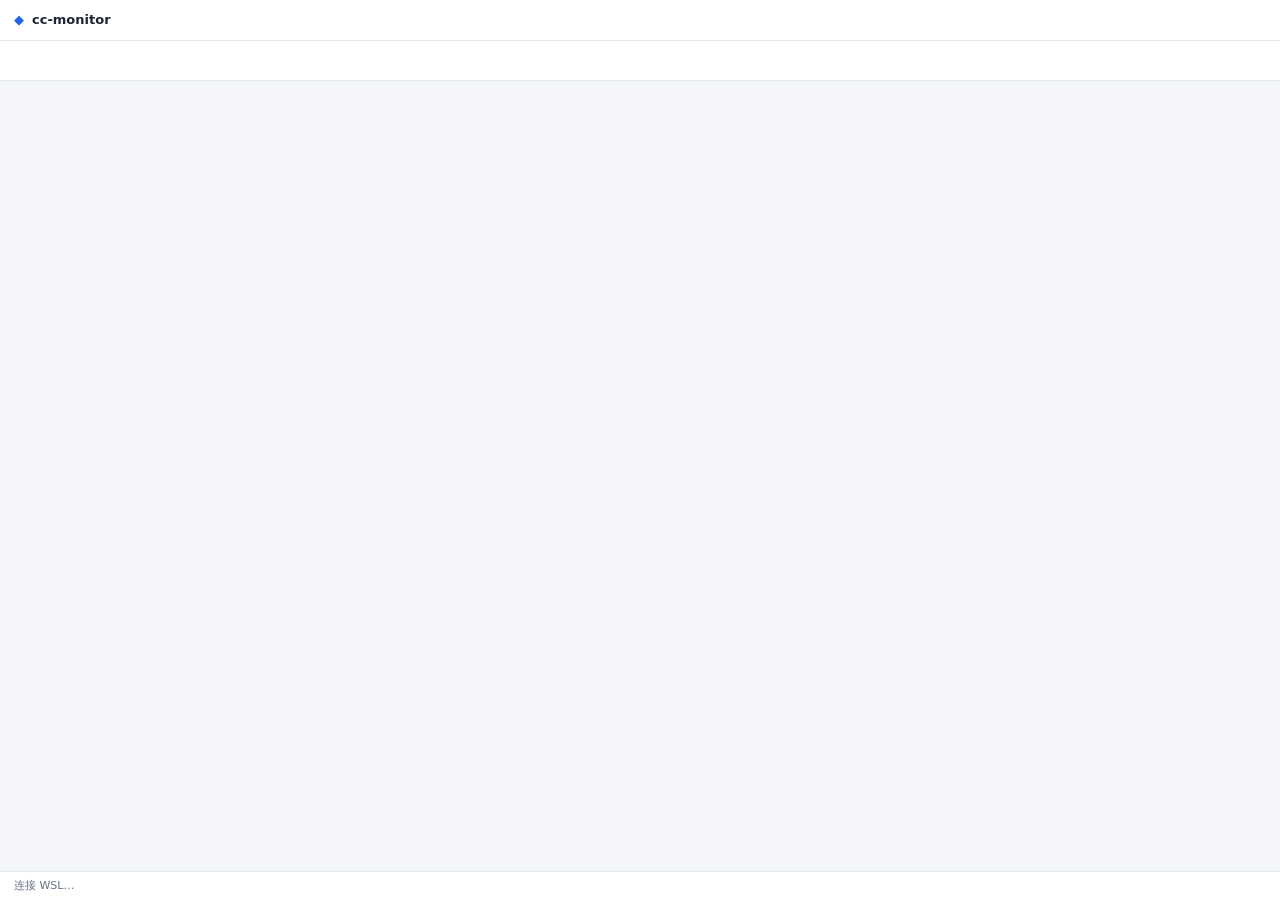
<file: ui/index.html>
<!DOCTYPE html>
<html lang="zh-CN">
<head>
  <meta charset="UTF-8" />
  <meta name="viewport" content="width=device-width, initial-scale=1.0" />
  <title>Claude Code WSL Session Monitor</title>
  <link rel="stylesheet" href="style.css" />
</head>
<body>
  <header>
    <div class="brand">
      <span class="logo">◆</span>
      <span data-i18n="app.title">cc-monitor</span>
      <span id="summary" class="summary"></span>
    </div>
  </header>

  <!-- The unified main nav. Rendered by app.js from one NAV array — no page
       may add, remove or restyle items; only the active highlight moves.
       This is the production half of the constraint the prototypes enforced
       with _shared/layout.js. -->
  <nav id="nav" aria-label="主导航"></nav>

  <div id="banner" class="banner hidden"></div>

  <main id="page-sessions" class="page">
    <div id="list">
      <!-- session rows rendered by app.js -->
    </div>
    <div id="empty" class="empty hidden">
      <div class="empty-icon">⌘</div>
      <p data-i18n="empty.title">未发现运行中的 Claude Code 会话</p>
      <p class="hint" data-i18n="empty.hint">在 WSL 终端里启动 claude 即可自动识别</p>
    </div>
  </main>

  <main id="page-tasks" class="page hidden">
    <div class="page-head">
      <h2 data-i18n="tasks.title">任务清单</h2>
      <span id="task-count" class="sub"></span>
      <button id="btn-new-task" class="primary sm" data-i18n="tasks.act.new">+ 新建</button>
    </div>
    <div id="task-list"></div>
    <div id="task-empty" class="empty hidden">
      <div class="empty-icon">▶</div>
      <p data-i18n="tasks.empty.title">任务清单为空</p>
      <p class="hint" data-i18n="tasks.empty.hint">把常用的 claude 任务存成一键启动</p>
    </div>

    <div id="task-modal" class="modal-backdrop hidden">
      <div class="modal">
        <h3><span id="task-modal-title" data-i18n="tasks.new">新建任务</span><span id="task-modal-close" class="close">×</span></h3>
        <form id="task-form">
          <label><span data-i18n="tasks.form.title">标题</span>
            <input type="text" name="title" maxlength="64" required /></label>
          <label><span data-i18n="tasks.form.cwd">目录（WSL 绝对路径）</span>
            <input type="text" name="cwd" placeholder="~/work/webapp" required /></label>
          <label><span data-i18n="tasks.form.command">命令</span>
            <textarea name="command" rows="2" placeholder='claude "修复登录bug"' required></textarea>
            <span class="hint" data-i18n="tasks.form.hint">例：claude "…" · make test · 多命令直接换行</span></label>
          <div class="form-actions">
            <button type="button" id="task-cancel" data-i18n="act.cancel">取消</button>
            <button type="submit" class="primary" data-i18n="tasks.form.save">保存任务</button>
          </div>
        </form>
      </div>
    </div>
  </main>

  <main id="page-usage" class="page hidden">
    <div class="page-head">
      <h2 data-i18n="usage.title">套餐额度</h2>
      <span id="usage-level" class="sub"></span>
    </div>
    <div id="usage-quotas" class="quota-card"></div>
    <div class="page-head">
      <h2 data-i18n="usage.sessions">会话 token 用量</h2>
      <span class="sub" data-i18n="usage.sessions.hint">本转录累计</span>
    </div>
    <div id="usage-rows" class="usage-rows"></div>
  </main>

  <section id="page-settings" class="page hidden">
    <form id="settings-form">
      <label><span data-i18n="set.language">语言 / Language</span>
        <select name="language">
          <option value="zh">中文</option>
          <option value="en">English</option>
        </select>
      </label>
      <!-- number inputs are `required` so the browser blocks empty/invalid
           submission; min/max mirror Settings::sanitize, which owns the
           bounds (e.g. the wait may run to 7 days for a weekly quota) -->
      <label><span data-i18n="set.poll">轮询间隔（秒）</span>
        <input type="number" name="pollIntervalSecs" min="2" max="3600" required />
      </label>
      <label><span data-i18n="set.idle">活跃判定（秒）——多长时间无输出算“空闲”</span>
        <input type="number" name="idleGreenSecs" min="5" max="86400" required />
      </label>
      <label><span data-i18n="set.blocked">超时判定（秒）——等待响应超过该时长视为 API 超时</span>
        <input type="number" name="blockedAfterSecs" min="10" max="86400" required />
      </label>
      <label class="check-row"><input type="checkbox" name="autoContinue" />
        <span data-i18n="set.auto">自动继续</span></label>
      <label class="check-row"><input type="checkbox" name="closeToTray" />
        <span data-i18n="set.tray">关闭窗口时最小化到托盘（后台继续监控）</span></label>
      <label class="check-row"><input type="checkbox" name="showGlmUsage" />
        <span data-i18n="set.usage">显示 GLM 套餐用量（底部状态栏）</span></label>
      <label><span data-i18n="set.wait">等待时长（小时）——红灯后多久自动继续</span>
        <input type="number" name="waitHours" min="0" max="168" step="0.5" required />
      </label>
      <label><span data-i18n="set.keys">继续按键（tmux 键名，空格分隔）</span>
        <input type="text" name="resumeKeys" placeholder="Enter" />
      </label>
      <label><span data-i18n="set.max">最大自动尝试次数</span>
        <input type="number" name="maxSends" min="1" max="100" required />
      </label>
      <label><span data-i18n="set.retry">重试间隔（分钟）</span>
        <input type="number" name="retryIntervalMin" min="1" max="1440" required />
      </label>
      <label><span data-i18n="set.distro">WSL 发行版（留空 = 默认）</span>
        <input type="text" name="wslDistro" placeholder="Ubuntu" />
      </label>

      <h3 data-i18n="set.notify">桌面通知</h3>
      <label class="check-row"><input type="checkbox" name="notifyRed" />
        <span data-i18n="set.notify.red">会话需要你处理时</span></label>
      <label class="check-row"><input type="checkbox" name="notifyContinue" />
        <span data-i18n="set.notify.continue">自动继续已发送时</span></label>
      <label class="check-row"><input type="checkbox" name="notifyRecovered" />
        <span data-i18n="set.notify.recovered">异常解除时</span></label>
      <label class="check-row"><input type="checkbox" name="notifyTurnEnd" />
        <span data-i18n="set.notify.turn">回合结束时</span></label>
      <label class="check-row"><input type="checkbox" name="notifyInput" />
        <span data-i18n="set.notify.input">需要你输入时</span></label>
      <label class="check-row"><input type="checkbox" name="notifyExit" />
        <span data-i18n="set.notify.exit">会话进程退出时</span></label>
      <label class="check-row"><input type="checkbox" name="soundAlerts" />
        <span data-i18n="set.sound">提示音（伴随通知）</span></label>

      <div class="settings-actions">
        <button type="submit" class="primary" data-i18n="act.save">保存</button>
      </div>
    </form>
    <p class="hint"><span data-i18n="hint.tmux1">提示：只有运行在 tmux 里的 Claude Code 才能被自动控制，建议用 </span><code>tmux new -s work</code><span data-i18n="hint.tmux2">后在里面启动 claude。</span></p>
  </section>

  <footer>
    <span id="foot-status">连接 WSL…</span>
    <span id="usage-chip" class="usage-chip hidden"></span>
    <span id="foot-clock"></span>
  </footer>

  <script src="i18n.js"></script>
  <script src="app.js"></script>
</body>
</html>
</file>
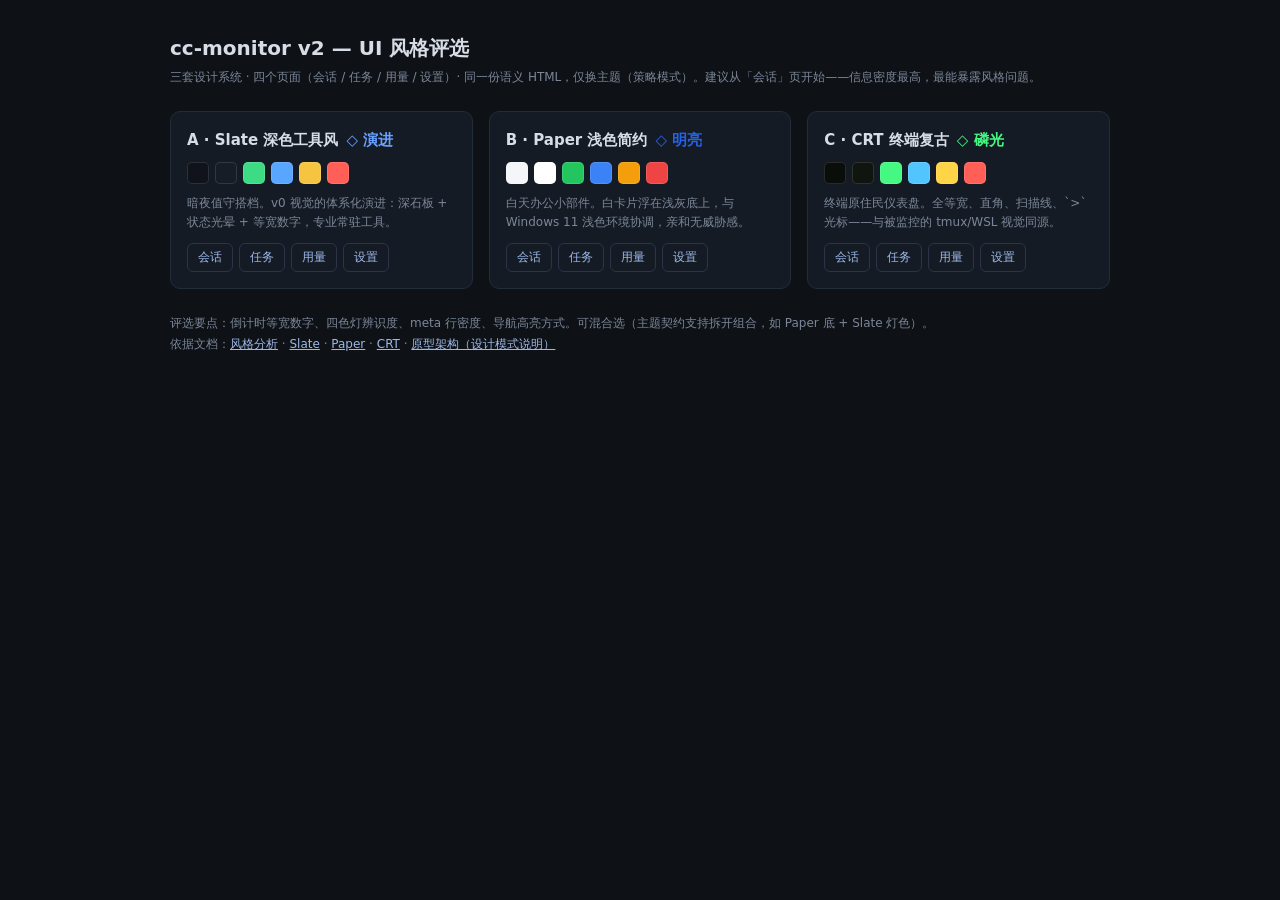
<file: docs/design/prototypes/index.html>
<!DOCTYPE html>
<html lang="zh-CN">
<head>
<meta charset="UTF-8">
<meta name="viewport" content="width=device-width, initial-scale=1">
<title>cc-monitor · UI 风格评选（v2 原型入口）</title>
<style>
  * { box-sizing: border-box; margin: 0; padding: 0; }
  body {
    font: 14px/1.6 "Segoe UI", "Microsoft YaHei", system-ui, sans-serif;
    background: #0e1116; color: #d7dde6;
    max-width: 980px; margin: 0 auto; padding: 32px 20px 48px;
  }
  h1 { font-size: 20px; margin-bottom: 4px; }
  .sub { color: #7b8798; font-size: 12px; margin-bottom: 24px; }
  .grid { display: grid; grid-template-columns: repeat(auto-fit, minmax(280px, 1fr)); gap: 16px; }
  .style-card {
    background: #151b24; border: 1px solid #232c39; border-radius: 10px;
    padding: 16px; display: flex; flex-direction: column; gap: 10px;
  }
  .style-card h2 { font-size: 15px; display: flex; align-items: center; gap: 8px; }
  .tagline { color: #7b8798; font-size: 12px; min-height: 36px; }
  .swatches { display: flex; gap: 6px; }
  .sw { width: 22px; height: 22px; border-radius: 5px; border: 1px solid rgba(255,255,255,.12); }
  .pages { display: flex; gap: 6px; flex-wrap: wrap; }
  .pages a {
    font-size: 12px; color: #9db8e8; text-decoration: none;
    border: 1px solid #2a3547; border-radius: 6px; padding: 4px 10px;
  }
  .pages a:hover { background: #1c2430; }
  .note { margin-top: 24px; color: #7b8798; font-size: 12px; line-height: 1.8; }
  .note a { color: #9db8e8; }
</style>
</head>
<body>
<h1>cc-monitor v2 — UI 风格评选</h1>
<p class="sub">三套设计系统 · 四个页面（会话 / 任务 / 用量 / 设置）· 同一份语义 HTML，仅换主题（策略模式）。建议从「会话」页开始——信息密度最高，最能暴露风格问题。</p>

<div class="grid">
  <div class="style-card">
    <h2>A · Slate 深色工具风 <span style="color:#6aa1ff">◇ 演进</span></h2>
    <div class="swatches">
      <span class="sw" style="background:#10141a"></span><span class="sw" style="background:#171d26"></span>
      <span class="sw" style="background:#3ddc84"></span><span class="sw" style="background:#58a6ff"></span>
      <span class="sw" style="background:#f5c542"></span><span class="sw" style="background:#ff5f56"></span>
    </div>
    <p class="tagline">暗夜值守搭档。v0 视觉的体系化演进：深石板 + 状态光晕 + 等宽数字，专业常驻工具。</p>
    <div class="pages">
      <a href="slate/sessions.html">会话</a><a href="slate/tasks.html">任务</a>
      <a href="slate/usage.html">用量</a><a href="slate/settings.html">设置</a>
    </div>
  </div>

  <div class="style-card">
    <h2>B · Paper 浅色简约 <span style="color:#2563eb">◇ 明亮</span></h2>
    <div class="swatches">
      <span class="sw" style="background:#f4f6f9"></span><span class="sw" style="background:#ffffff"></span>
      <span class="sw" style="background:#22c55e"></span><span class="sw" style="background:#3b82f6"></span>
      <span class="sw" style="background:#f59e0b"></span><span class="sw" style="background:#ef4444"></span>
    </div>
    <p class="tagline">白天办公小部件。白卡片浮在浅灰底上，与 Windows 11 浅色环境协调，亲和无威胁感。</p>
    <div class="pages">
      <a href="paper/sessions.html">会话</a><a href="paper/tasks.html">任务</a>
      <a href="paper/usage.html">用量</a><a href="paper/settings.html">设置</a>
    </div>
  </div>

  <div class="style-card">
    <h2>C · CRT 终端复古 <span style="color:#45f882">◇ 磷光</span></h2>
    <div class="swatches">
      <span class="sw" style="background:#0a0e0a"></span><span class="sw" style="background:#10160f"></span>
      <span class="sw" style="background:#45f882"></span><span class="sw" style="background:#52c5ff"></span>
      <span class="sw" style="background:#ffd447"></span><span class="sw" style="background:#ff5f56"></span>
    </div>
    <p class="tagline">终端原住民仪表盘。全等宽、直角、扫描线、`&gt;` 光标——与被监控的 tmux/WSL 视觉同源。</p>
    <div class="pages">
      <a href="crt/sessions.html">会话</a><a href="crt/tasks.html">任务</a>
      <a href="crt/usage.html">用量</a><a href="crt/settings.html">设置</a>
    </div>
  </div>
</div>

<p class="note">
  评选要点：倒计时等宽数字、四色灯辨识度、meta 行密度、导航高亮方式。可混合选（主题契约支持拆开组合，如 Paper 底 + Slate 灯色）。<br>
  依据文档：<a href="../../ui-styles.md">风格分析</a> · <a href="../../design-system-slate.md">Slate</a> ·
  <a href="../../design-system-paper.md">Paper</a> · <a href="../../design-system-crt.md">CRT</a> ·
  <a href="README.md">原型架构（设计模式说明）</a>
</p>
</body>
</html>
</file>
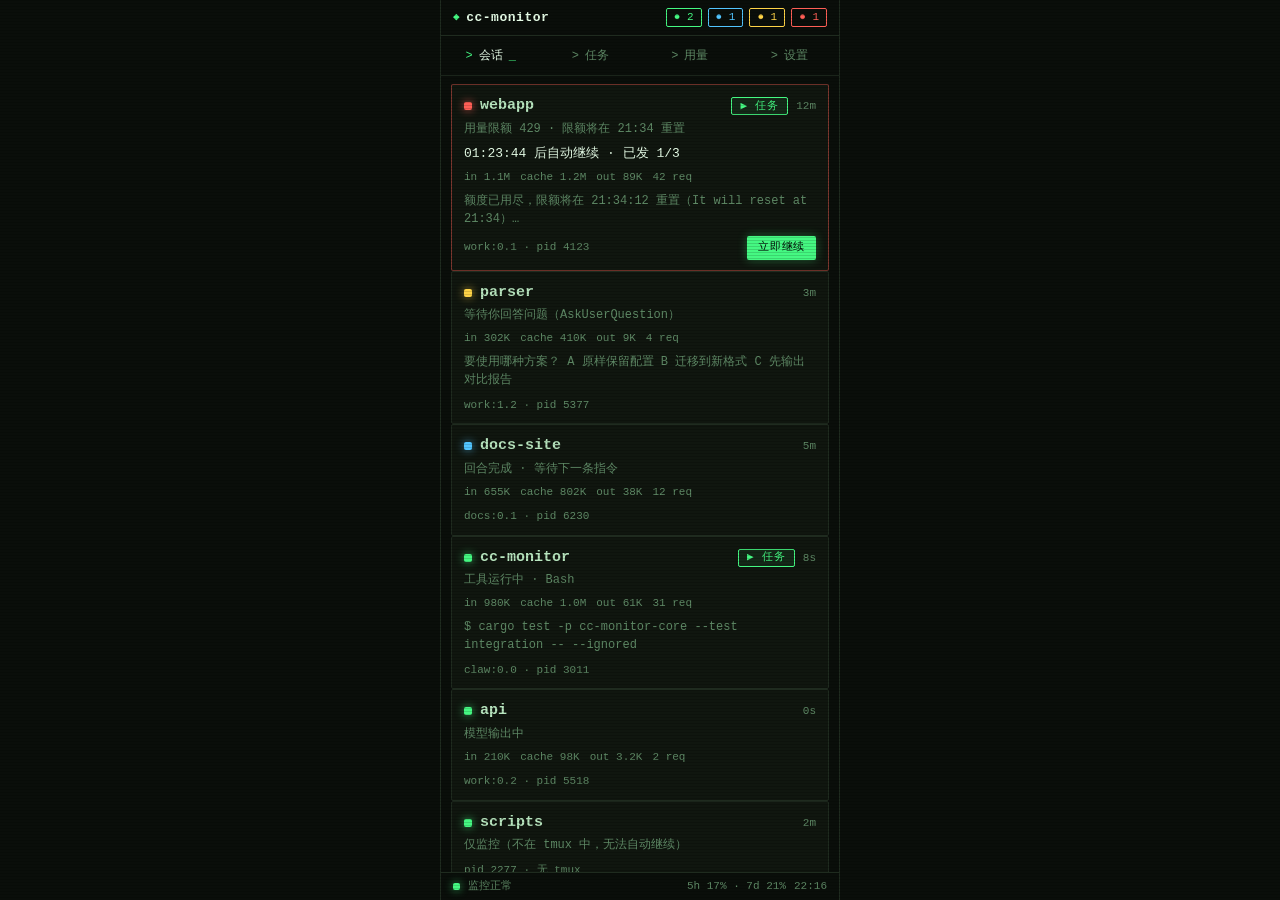
<file: docs/design/prototypes/crt/sessions.html>
<!DOCTYPE html>
<html lang="zh-CN">
<head>
<meta charset="UTF-8">
<meta name="viewport" content="width=device-width, initial-scale=1">
<title>cc-monitor · 会话 — Crt</title>
<link rel="stylesheet" href="../_shared/base.css">
<link rel="stylesheet" href="../_shared/theme-crt.css">
<script src="../_shared/mock-data.js" defer></script>
<script src="../_shared/layout.js" defer></script>
<script src="../_shared/components.js" defer></script>
</head>
<body class="t-crt" data-page="sessions">
<main class="page">
  <div id="list"></div>
</main>
<script>
document.addEventListener('DOMContentLoaded', function () {
  document.getElementById('list').innerHTML = Mock.sessions.map(UI.sessionCard).join('');

  // Countdown: local 1s tick between polls; the backend value recalibrates it
  // (in the product this is driven by Tauri events, never a JS poll loop).
  setInterval(function () {
    document.querySelectorAll('.countdown[data-count]').forEach(function (n) {
      var v = Math.max(0, (+n.dataset.count) - 1);
      n.dataset.count = v;
      n.querySelector('.cd').textContent = UI.fmtSec(v);
      n.classList.toggle('warn', v > 0 && v < 60);
    });
  }, 1000);

  document.getElementById('list').addEventListener('click', function (e) {
    if (e.target.closest('button')) UI.toast('原型演示：立即继续（记账后发送 tmux send-keys）');
  });
});
</script>
</body>
</html>
</file>
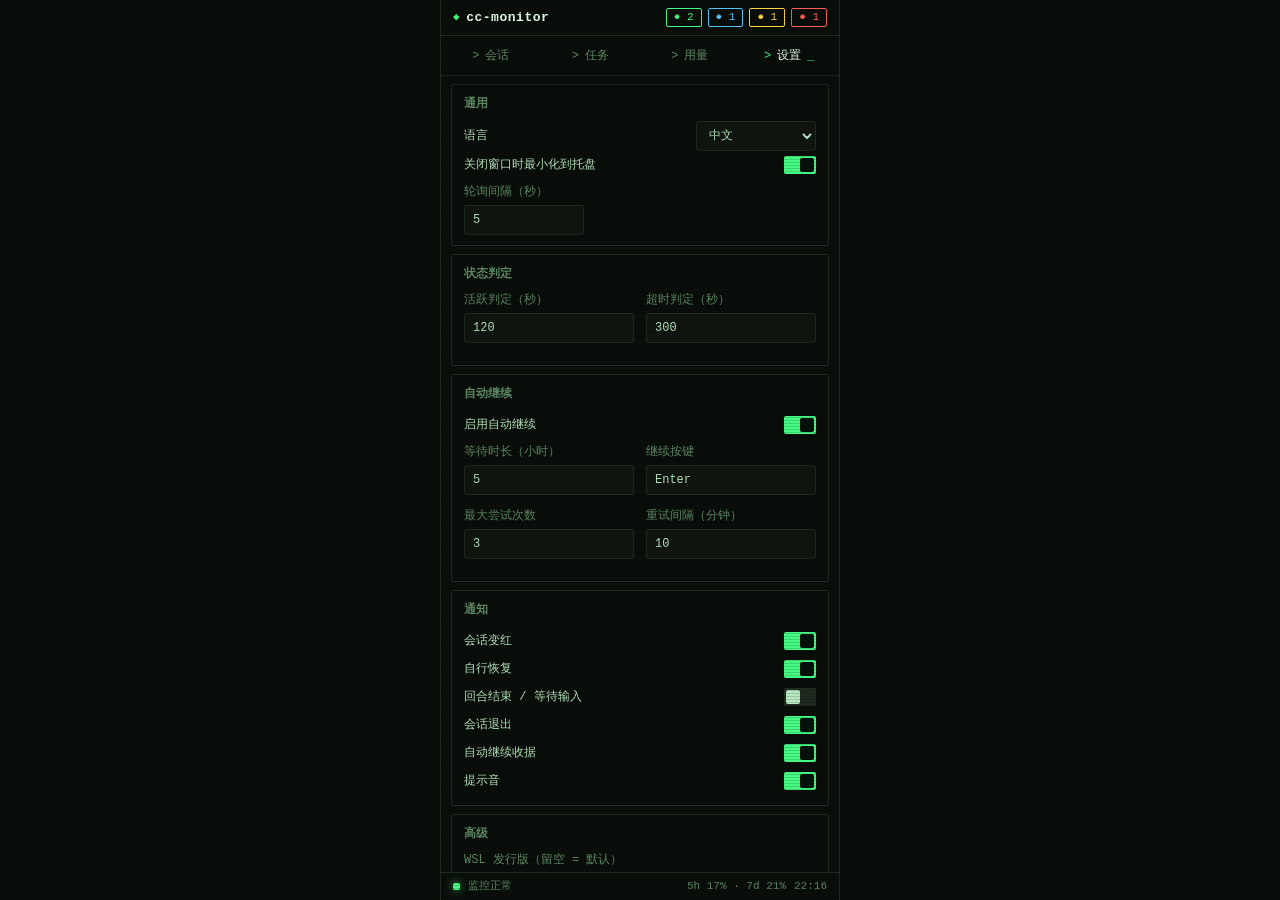
<file: docs/design/prototypes/crt/settings.html>
<!DOCTYPE html>
<html lang="zh-CN">
<head>
<meta charset="UTF-8">
<meta name="viewport" content="width=device-width, initial-scale=1">
<title>cc-monitor · 设置 — Crt</title>
<link rel="stylesheet" href="../_shared/base.css">
<link rel="stylesheet" href="../_shared/theme-crt.css">
<script src="../_shared/mock-data.js" defer></script>
<script src="../_shared/layout.js" defer></script>
<script src="../_shared/components.js" defer></script>
</head>
<body class="t-crt" data-page="settings">
<main class="page">
  <div class="form-group">
    <h3>通用</h3>
    <div class="check-row"><span class="lbl">语言</span>
      <select style="width:120px"><option selected>中文</option><option>English</option></select></div>
    <div class="check-row"><span class="lbl">关闭窗口时最小化到托盘</span>
      <label class="switch"><input type="checkbox" checked><span class="track"><span class="knob"></span></span></label></div>
    <div class="field" style="margin:4px 0 0"><label>轮询间隔（秒）</label>
      <input class="input" type="number" value="5" min="2" max="3600" required style="width:120px"></div>
  </div>

  <div class="form-group">
    <h3>状态判定</h3>
    <div class="grid2">
      <div class="field"><label>活跃判定（秒）</label>
        <input class="input" type="number" value="120" min="5" max="86400" required></div>
      <div class="field"><label>超时判定（秒）</label>
        <input class="input" type="number" value="300" min="10" max="86400" required></div>
    </div>
  </div>

  <div class="form-group">
    <h3>自动继续</h3>
    <div class="check-row"><span class="lbl">启用自动继续</span>
      <label class="switch"><input type="checkbox" checked><span class="track"><span class="knob"></span></span></label></div>
    <div class="grid2" style="margin-top:4px">
      <div class="field"><label>等待时长（小时）</label>
        <input class="input" type="number" value="5" min="0" max="168" required></div>
      <div class="field"><label>继续按键</label>
        <input class="input mono" value="Enter" maxlength="40"></div>
      <div class="field"><label>最大尝试次数</label>
        <input class="input" type="number" value="3" min="1" max="100" required></div>
      <div class="field"><label>重试间隔（分钟）</label>
        <input class="input" type="number" value="10" min="1" max="1440" required></div>
    </div>
  </div>

  <div class="form-group">
    <h3>通知</h3>
    <div class="check-row"><span class="lbl">会话变红</span>
      <label class="switch"><input type="checkbox" checked><span class="track"><span class="knob"></span></span></label></div>
    <div class="check-row"><span class="lbl">自行恢复</span>
      <label class="switch"><input type="checkbox" checked><span class="track"><span class="knob"></span></span></label></div>
    <div class="check-row"><span class="lbl">回合结束 / 等待输入</span>
      <label class="switch"><input type="checkbox"><span class="track"><span class="knob"></span></span></label></div>
    <div class="check-row"><span class="lbl">会话退出</span>
      <label class="switch"><input type="checkbox" checked><span class="track"><span class="knob"></span></span></label></div>
    <div class="check-row"><span class="lbl">自动继续收据</span>
      <label class="switch"><input type="checkbox" checked><span class="track"><span class="knob"></span></span></label></div>
    <div class="check-row"><span class="lbl">提示音</span>
      <label class="switch"><input type="checkbox" checked><span class="track"><span class="knob"></span></span></label></div>
  </div>

  <div class="form-group">
    <h3>高级</h3>
    <div class="field"><label>WSL 发行版（留空 = 默认）</label>
      <input class="input" placeholder="例如 Ubuntu" maxlength="64"></div>
    <div class="check-row"><span class="lbl">GLM 套餐用量显示</span>
      <label class="switch"><input type="checkbox" checked><span class="track"><span class="knob"></span></span></label></div>
    <div class="hint">提示：把 claude 放进 tmux（如 <span class="mono">tmux new -s work</span>）才能自动继续。</div>
  </div>

  <div class="form-actions">
    <button class="btn ghost" id="reset">还原默认</button>
    <button class="btn primary" id="save">保存</button>
  </div>
</main>
<script>
document.addEventListener('DOMContentLoaded', function () {
  document.getElementById('save').addEventListener('click', function () {
    UI.toast('已保存（原型演示）：sanitize 钳制后立即生效并广播');
  });
  document.getElementById('reset').addEventListener('click', function () {
    UI.toast('原型演示：还原默认值');
  });
});
</script>
</body>
</html>
</file>
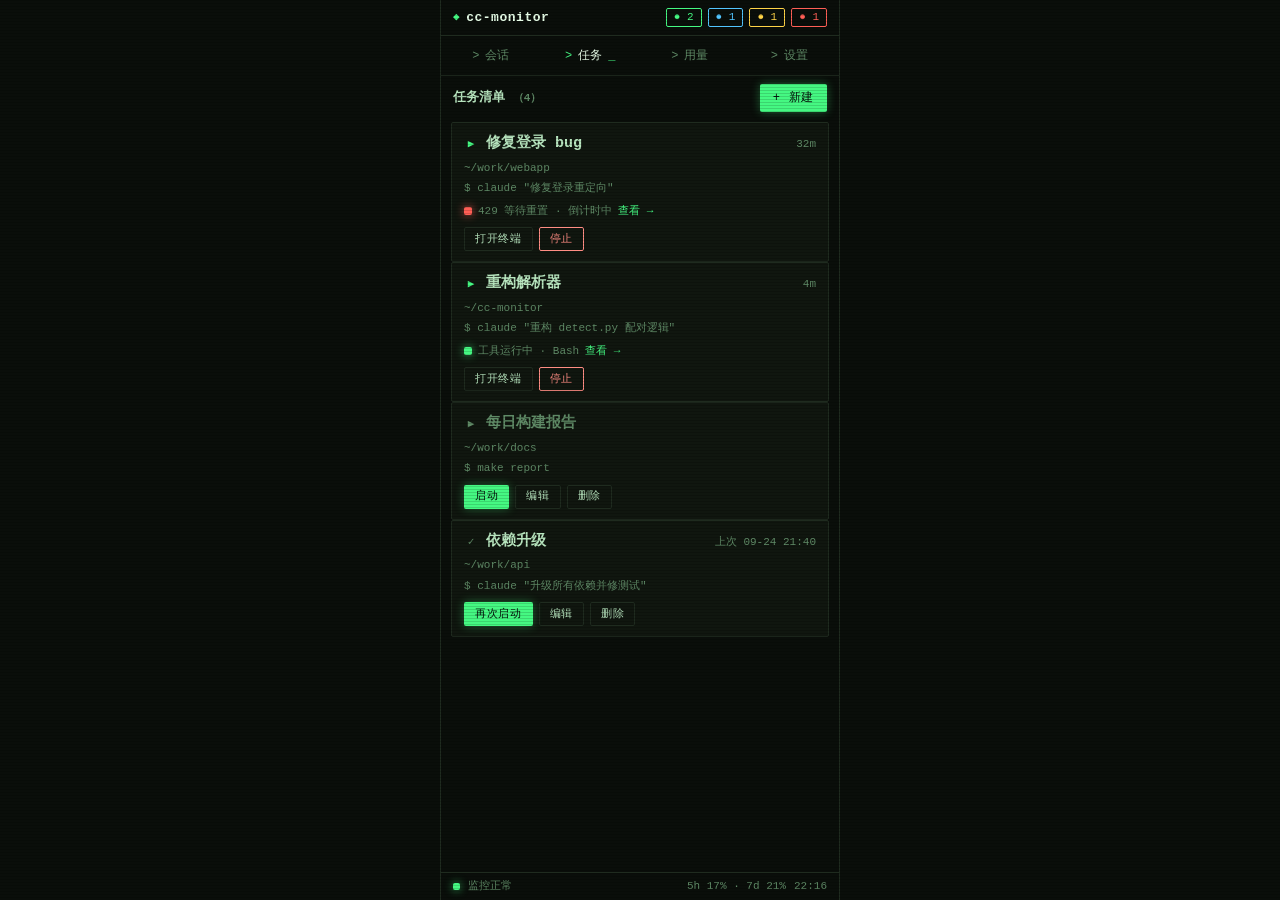
<file: docs/design/prototypes/crt/tasks.html>
<!DOCTYPE html>
<html lang="zh-CN">
<head>
<meta charset="UTF-8">
<meta name="viewport" content="width=device-width, initial-scale=1">
<title>cc-monitor · 任务 — Crt</title>
<link rel="stylesheet" href="../_shared/base.css">
<link rel="stylesheet" href="../_shared/theme-crt.css">
<script src="../_shared/mock-data.js" defer></script>
<script src="../_shared/layout.js" defer></script>
<script src="../_shared/components.js" defer></script>
</head>
<body class="t-crt" data-page="tasks">
<main class="page">
  <div class="page-head">
    <h2>任务清单 <span class="sub" id="task-count"></span></h2>
    <button class="btn primary" id="new-task">+ 新建</button>
  </div>
  <div id="list"></div>
</main>

<div class="modal-backdrop" id="modal">
  <div class="modal">
    <h3>新建任务 <span class="close" id="modal-close">×</span></h3>
    <div class="field"><label>标题</label><input class="input" id="f-title" placeholder="修复登录 bug" maxlength="64"></div>
    <div class="field"><label>目录（WSL 绝对路径）</label><input class="input" id="f-cwd" placeholder="~/work/webapp"></div>
    <div class="field">
      <label>命令</label>
      <textarea id="f-cmd" rows="2" placeholder='claude "修复登录重定向"'></textarea>
      <span class="hint">例：claude "…" · make test · cd &amp;&amp; 多命令</span>
    </div>
    <div class="form-actions">
      <button class="btn ghost" id="f-cancel">取消</button>
      <button class="btn primary" id="f-save">保存任务</button>
    </div>
  </div>
</div>

<script>
document.addEventListener('DOMContentLoaded', function () {
  var seq = 100;

  function render() {
    document.getElementById('task-count').textContent = '（' + Mock.tasks.length + '）';
    document.getElementById('list').innerHTML = Mock.tasks.map(UI.taskCard).join('');
  }
  render();

  // --- new-task modal ---
  var modal = document.getElementById('modal');
  function open() { modal.classList.add('show'); document.getElementById('f-title').focus(); }
  function close() { modal.classList.remove('show'); }
  document.getElementById('new-task').addEventListener('click', open);
  document.getElementById('modal-close').addEventListener('click', close);
  document.getElementById('f-cancel').addEventListener('click', close);

  document.getElementById('f-save').addEventListener('click', function () {
    var title = document.getElementById('f-title').value.trim();
    var cwd = document.getElementById('f-cwd').value.trim();
    var cmd = document.getElementById('f-cmd').value.trim();
    if (!title || !cwd || !cmd) { UI.toast('标题 / 目录 / 命令均不能为空'); return; }
    if (cwd[0] !== '/' && cwd[0] !== '~') { UI.toast('目录必须是 WSL 绝对路径（/ 或 ~ 开头）'); return; }
    Mock.tasks.unshift({ title: title, cwd: cwd, cmd: cmd, status: 'idle', info: '' });
    render();
    close();
    UI.toast('已保存任务（保存宽松：启动时才校验目录存在性）');
  });

  // --- task actions (prototype simulation of FR10 flows) ---
  document.getElementById('list').addEventListener('click', function (e) {
    var btn = e.target.closest('button');
    if (!btn) return;
    var card = e.target.closest('.task');
    var i = Array.prototype.indexOf.call(document.querySelectorAll('#list .task'), card);
    var t = Mock.tasks[i];
    var text = btn.textContent;

    if (text === '启动' || text === '再次启动') {
      t.status = 'launching'; t.info = ''; render();                       // booked before round trip (FR10.2)
      UI.toast('启动中：tmux new-session -d -s cc-monitor-task-' + (++seq) + ' …');
      setTimeout(function () {
        t.status = 'running'; t.info = '刚刚';                              // confirmed by next poll
        t.sessState = 'green'; t.sessText = '会话已出现 · 等待首轮检测';
        render();
        UI.toast('已在 WSL 拉起，≤2 个轮询周期后会话页可见');
      }, 1500);
    } else if (text === '停止') {
      t.status = 'finished'; t.info = '刚刚'; delete t.sessState; render();
      UI.toast('tmux kill-session（演示）');
    } else if (text === '删除') {
      Mock.tasks.splice(i, 1); render();
    } else if (text === '打开终端') {
      UI.toast('原型演示：wt.exe → wsl.exe -- tmux attach -t cc-monitor-task-' + seq);
    } else if (text === '编辑') {
      UI.toast('原型演示：编辑任务');
    }
  });
});
</script>
</body>
</html>
</file>
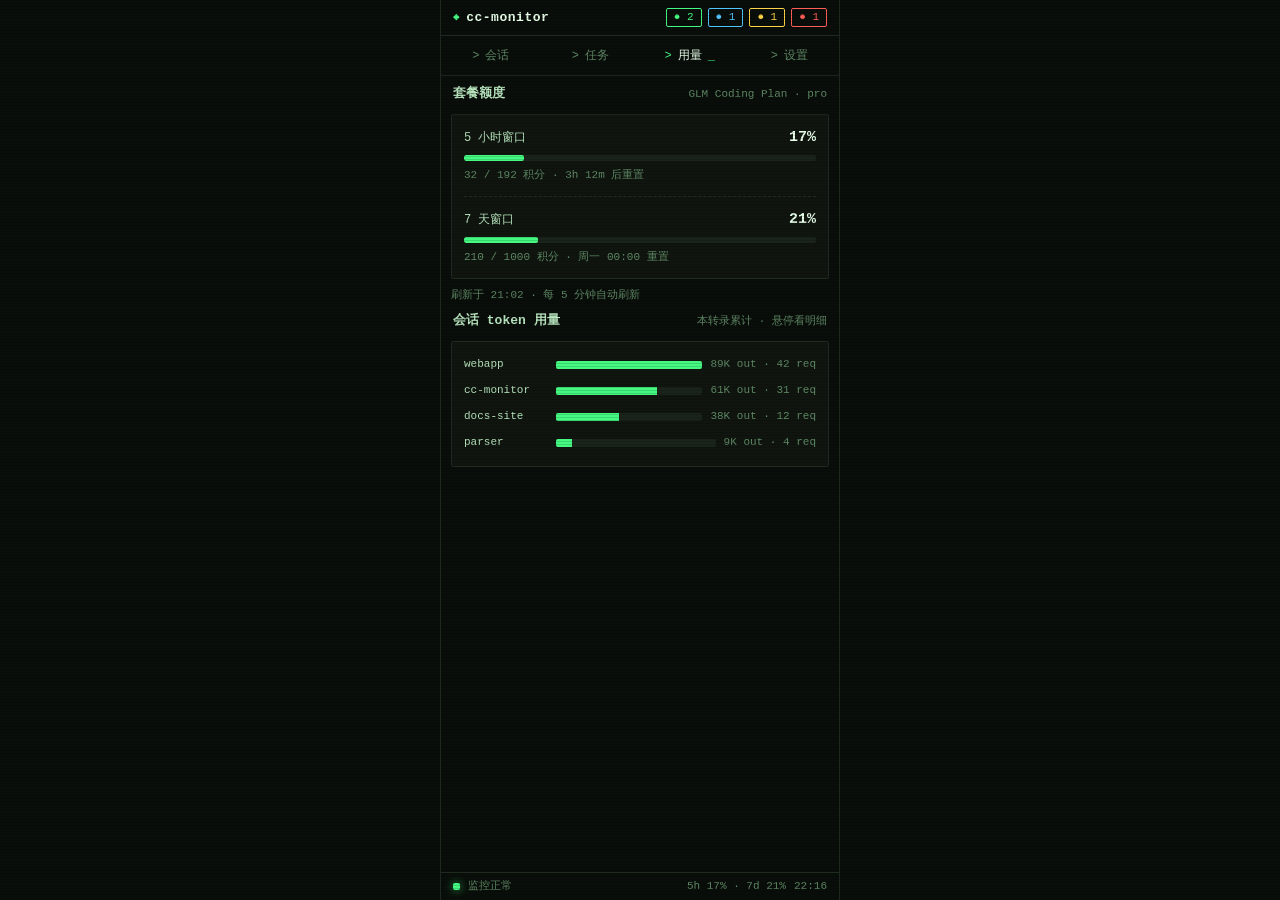
<file: docs/design/prototypes/crt/usage.html>
<!DOCTYPE html>
<html lang="zh-CN">
<head>
<meta charset="UTF-8">
<meta name="viewport" content="width=device-width, initial-scale=1">
<title>cc-monitor · 用量 — Crt</title>
<link rel="stylesheet" href="../_shared/base.css">
<link rel="stylesheet" href="../_shared/theme-crt.css">
<script src="../_shared/mock-data.js" defer></script>
<script src="../_shared/layout.js" defer></script>
<script src="../_shared/components.js" defer></script>
</head>
<body class="t-crt" data-page="usage">
<main class="page">
  <div class="page-head"><h2>套餐额度</h2><span class="sub" id="q-level"></span></div>
  <div class="quota-card" id="quotas"></div>
  <div class="hint" id="q-updated"></div>
  <div class="page-head"><h2>会话 token 用量</h2><span class="sub">本转录累计 · 悬停看明细</span></div>
  <div class="card" id="rows"></div>
</main>
<script>
document.addEventListener('DOMContentLoaded', function () {
  var u = Mock.usage;
  document.getElementById('q-level').textContent = u.level;
  document.getElementById('quotas').innerHTML = u.quotas.map(UI.quotaRow).join('');
  document.getElementById('q-updated').textContent = u.updated;
  document.getElementById('rows').innerHTML = u.sessionUsage.map(UI.usageRow).join('');
});
</script>
</body>
</html>
</file>
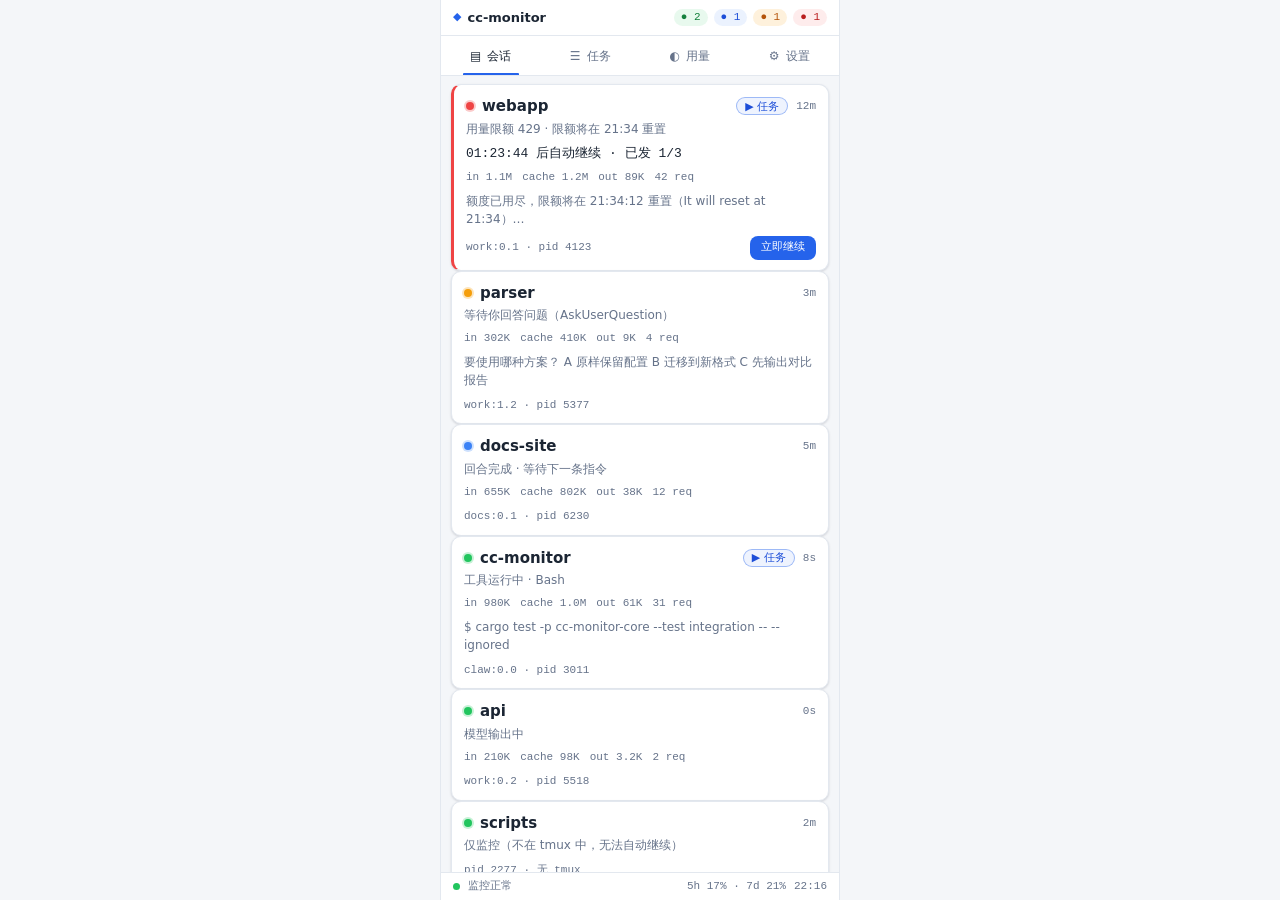
<file: docs/design/prototypes/paper/sessions.html>
<!DOCTYPE html>
<html lang="zh-CN">
<head>
<meta charset="UTF-8">
<meta name="viewport" content="width=device-width, initial-scale=1">
<title>cc-monitor · 会话 — Paper</title>
<link rel="stylesheet" href="../_shared/base.css">
<link rel="stylesheet" href="../_shared/theme-paper.css">
<script src="../_shared/mock-data.js" defer></script>
<script src="../_shared/layout.js" defer></script>
<script src="../_shared/components.js" defer></script>
</head>
<body class="t-paper" data-page="sessions">
<main class="page">
  <div id="list"></div>
</main>
<script>
document.addEventListener('DOMContentLoaded', function () {
  document.getElementById('list').innerHTML = Mock.sessions.map(UI.sessionCard).join('');

  // Countdown: local 1s tick between polls; the backend value recalibrates it
  // (in the product this is driven by Tauri events, never a JS poll loop).
  setInterval(function () {
    document.querySelectorAll('.countdown[data-count]').forEach(function (n) {
      var v = Math.max(0, (+n.dataset.count) - 1);
      n.dataset.count = v;
      n.querySelector('.cd').textContent = UI.fmtSec(v);
      n.classList.toggle('warn', v > 0 && v < 60);
    });
  }, 1000);

  document.getElementById('list').addEventListener('click', function (e) {
    if (e.target.closest('button')) UI.toast('原型演示：立即继续（记账后发送 tmux send-keys）');
  });
});
</script>
</body>
</html>
</file>
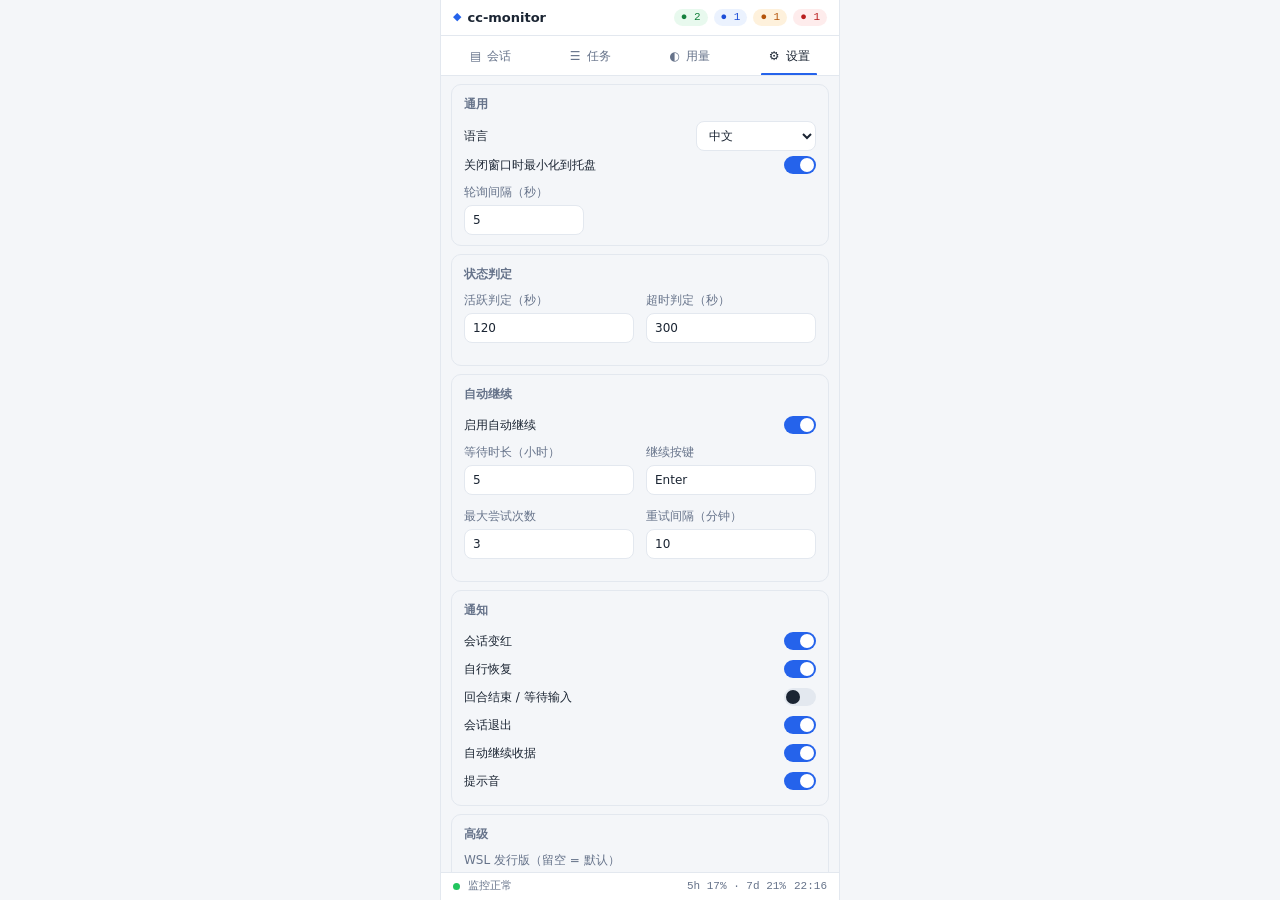
<file: docs/design/prototypes/paper/settings.html>
<!DOCTYPE html>
<html lang="zh-CN">
<head>
<meta charset="UTF-8">
<meta name="viewport" content="width=device-width, initial-scale=1">
<title>cc-monitor · 设置 — Paper</title>
<link rel="stylesheet" href="../_shared/base.css">
<link rel="stylesheet" href="../_shared/theme-paper.css">
<script src="../_shared/mock-data.js" defer></script>
<script src="../_shared/layout.js" defer></script>
<script src="../_shared/components.js" defer></script>
</head>
<body class="t-paper" data-page="settings">
<main class="page">
  <div class="form-group">
    <h3>通用</h3>
    <div class="check-row"><span class="lbl">语言</span>
      <select style="width:120px"><option selected>中文</option><option>English</option></select></div>
    <div class="check-row"><span class="lbl">关闭窗口时最小化到托盘</span>
      <label class="switch"><input type="checkbox" checked><span class="track"><span class="knob"></span></span></label></div>
    <div class="field" style="margin:4px 0 0"><label>轮询间隔（秒）</label>
      <input class="input" type="number" value="5" min="2" max="3600" required style="width:120px"></div>
  </div>

  <div class="form-group">
    <h3>状态判定</h3>
    <div class="grid2">
      <div class="field"><label>活跃判定（秒）</label>
        <input class="input" type="number" value="120" min="5" max="86400" required></div>
      <div class="field"><label>超时判定（秒）</label>
        <input class="input" type="number" value="300" min="10" max="86400" required></div>
    </div>
  </div>

  <div class="form-group">
    <h3>自动继续</h3>
    <div class="check-row"><span class="lbl">启用自动继续</span>
      <label class="switch"><input type="checkbox" checked><span class="track"><span class="knob"></span></span></label></div>
    <div class="grid2" style="margin-top:4px">
      <div class="field"><label>等待时长（小时）</label>
        <input class="input" type="number" value="5" min="0" max="168" required></div>
      <div class="field"><label>继续按键</label>
        <input class="input mono" value="Enter" maxlength="40"></div>
      <div class="field"><label>最大尝试次数</label>
        <input class="input" type="number" value="3" min="1" max="100" required></div>
      <div class="field"><label>重试间隔（分钟）</label>
        <input class="input" type="number" value="10" min="1" max="1440" required></div>
    </div>
  </div>

  <div class="form-group">
    <h3>通知</h3>
    <div class="check-row"><span class="lbl">会话变红</span>
      <label class="switch"><input type="checkbox" checked><span class="track"><span class="knob"></span></span></label></div>
    <div class="check-row"><span class="lbl">自行恢复</span>
      <label class="switch"><input type="checkbox" checked><span class="track"><span class="knob"></span></span></label></div>
    <div class="check-row"><span class="lbl">回合结束 / 等待输入</span>
      <label class="switch"><input type="checkbox"><span class="track"><span class="knob"></span></span></label></div>
    <div class="check-row"><span class="lbl">会话退出</span>
      <label class="switch"><input type="checkbox" checked><span class="track"><span class="knob"></span></span></label></div>
    <div class="check-row"><span class="lbl">自动继续收据</span>
      <label class="switch"><input type="checkbox" checked><span class="track"><span class="knob"></span></span></label></div>
    <div class="check-row"><span class="lbl">提示音</span>
      <label class="switch"><input type="checkbox" checked><span class="track"><span class="knob"></span></span></label></div>
  </div>

  <div class="form-group">
    <h3>高级</h3>
    <div class="field"><label>WSL 发行版（留空 = 默认）</label>
      <input class="input" placeholder="例如 Ubuntu" maxlength="64"></div>
    <div class="check-row"><span class="lbl">GLM 套餐用量显示</span>
      <label class="switch"><input type="checkbox" checked><span class="track"><span class="knob"></span></span></label></div>
    <div class="hint">提示：把 claude 放进 tmux（如 <span class="mono">tmux new -s work</span>）才能自动继续。</div>
  </div>

  <div class="form-actions">
    <button class="btn ghost" id="reset">还原默认</button>
    <button class="btn primary" id="save">保存</button>
  </div>
</main>
<script>
document.addEventListener('DOMContentLoaded', function () {
  document.getElementById('save').addEventListener('click', function () {
    UI.toast('已保存（原型演示）：sanitize 钳制后立即生效并广播');
  });
  document.getElementById('reset').addEventListener('click', function () {
    UI.toast('原型演示：还原默认值');
  });
});
</script>
</body>
</html>
</file>
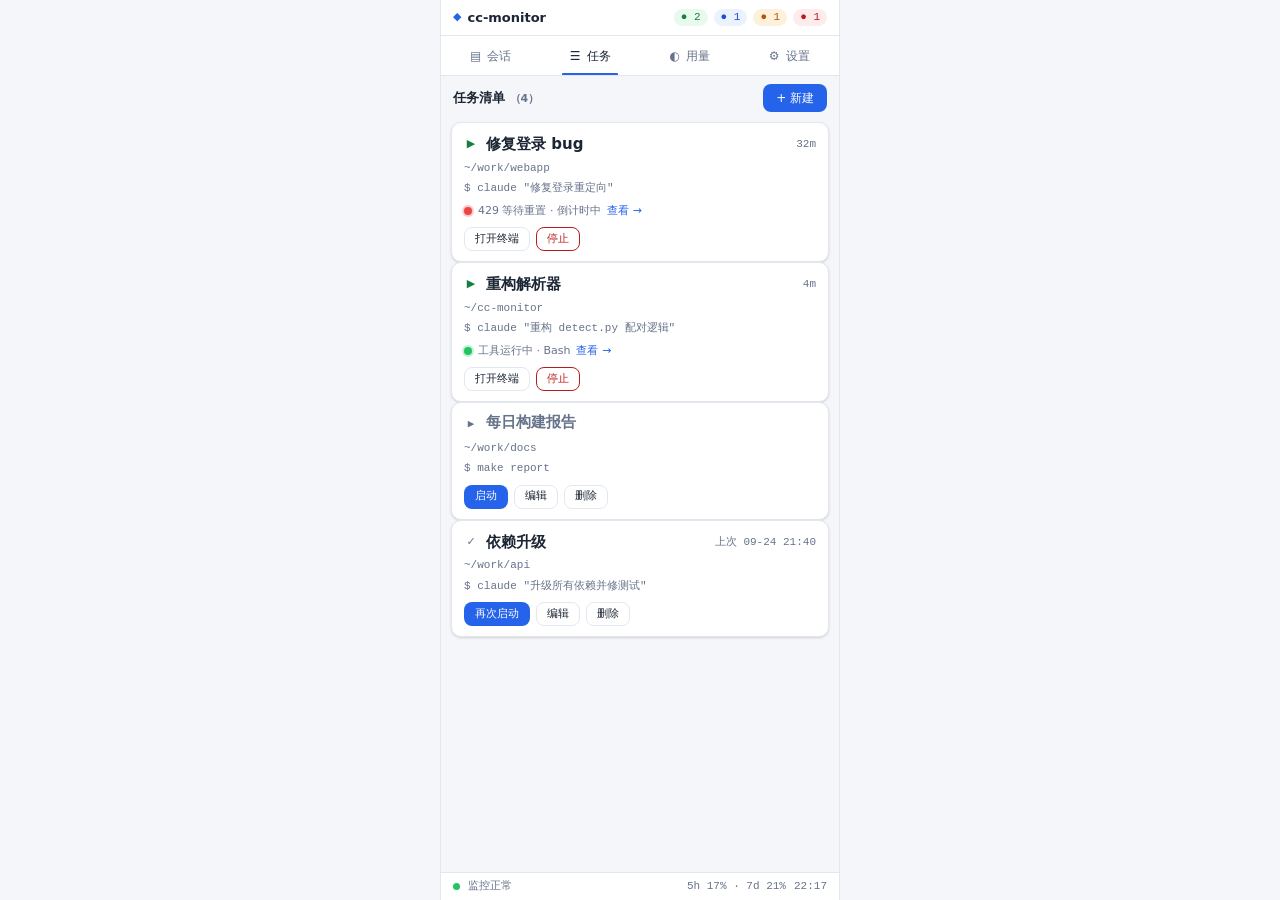
<file: docs/design/prototypes/paper/tasks.html>
<!DOCTYPE html>
<html lang="zh-CN">
<head>
<meta charset="UTF-8">
<meta name="viewport" content="width=device-width, initial-scale=1">
<title>cc-monitor · 任务 — Paper</title>
<link rel="stylesheet" href="../_shared/base.css">
<link rel="stylesheet" href="../_shared/theme-paper.css">
<script src="../_shared/mock-data.js" defer></script>
<script src="../_shared/layout.js" defer></script>
<script src="../_shared/components.js" defer></script>
</head>
<body class="t-paper" data-page="tasks">
<main class="page">
  <div class="page-head">
    <h2>任务清单 <span class="sub" id="task-count"></span></h2>
    <button class="btn primary" id="new-task">+ 新建</button>
  </div>
  <div id="list"></div>
</main>

<div class="modal-backdrop" id="modal">
  <div class="modal">
    <h3>新建任务 <span class="close" id="modal-close">×</span></h3>
    <div class="field"><label>标题</label><input class="input" id="f-title" placeholder="修复登录 bug" maxlength="64"></div>
    <div class="field"><label>目录（WSL 绝对路径）</label><input class="input" id="f-cwd" placeholder="~/work/webapp"></div>
    <div class="field">
      <label>命令</label>
      <textarea id="f-cmd" rows="2" placeholder='claude "修复登录重定向"'></textarea>
      <span class="hint">例：claude "…" · make test · cd &amp;&amp; 多命令</span>
    </div>
    <div class="form-actions">
      <button class="btn ghost" id="f-cancel">取消</button>
      <button class="btn primary" id="f-save">保存任务</button>
    </div>
  </div>
</div>

<script>
document.addEventListener('DOMContentLoaded', function () {
  var seq = 100;

  function render() {
    document.getElementById('task-count').textContent = '（' + Mock.tasks.length + '）';
    document.getElementById('list').innerHTML = Mock.tasks.map(UI.taskCard).join('');
  }
  render();

  // --- new-task modal ---
  var modal = document.getElementById('modal');
  function open() { modal.classList.add('show'); document.getElementById('f-title').focus(); }
  function close() { modal.classList.remove('show'); }
  document.getElementById('new-task').addEventListener('click', open);
  document.getElementById('modal-close').addEventListener('click', close);
  document.getElementById('f-cancel').addEventListener('click', close);

  document.getElementById('f-save').addEventListener('click', function () {
    var title = document.getElementById('f-title').value.trim();
    var cwd = document.getElementById('f-cwd').value.trim();
    var cmd = document.getElementById('f-cmd').value.trim();
    if (!title || !cwd || !cmd) { UI.toast('标题 / 目录 / 命令均不能为空'); return; }
    if (cwd[0] !== '/' && cwd[0] !== '~') { UI.toast('目录必须是 WSL 绝对路径（/ 或 ~ 开头）'); return; }
    Mock.tasks.unshift({ title: title, cwd: cwd, cmd: cmd, status: 'idle', info: '' });
    render();
    close();
    UI.toast('已保存任务（保存宽松：启动时才校验目录存在性）');
  });

  // --- task actions (prototype simulation of FR10 flows) ---
  document.getElementById('list').addEventListener('click', function (e) {
    var btn = e.target.closest('button');
    if (!btn) return;
    var card = e.target.closest('.task');
    var i = Array.prototype.indexOf.call(document.querySelectorAll('#list .task'), card);
    var t = Mock.tasks[i];
    var text = btn.textContent;

    if (text === '启动' || text === '再次启动') {
      t.status = 'launching'; t.info = ''; render();                       // booked before round trip (FR10.2)
      UI.toast('启动中：tmux new-session -d -s cc-monitor-task-' + (++seq) + ' …');
      setTimeout(function () {
        t.status = 'running'; t.info = '刚刚';                              // confirmed by next poll
        t.sessState = 'green'; t.sessText = '会话已出现 · 等待首轮检测';
        render();
        UI.toast('已在 WSL 拉起，≤2 个轮询周期后会话页可见');
      }, 1500);
    } else if (text === '停止') {
      t.status = 'finished'; t.info = '刚刚'; delete t.sessState; render();
      UI.toast('tmux kill-session（演示）');
    } else if (text === '删除') {
      Mock.tasks.splice(i, 1); render();
    } else if (text === '打开终端') {
      UI.toast('原型演示：wt.exe → wsl.exe -- tmux attach -t cc-monitor-task-' + seq);
    } else if (text === '编辑') {
      UI.toast('原型演示：编辑任务');
    }
  });
});
</script>
</body>
</html>
</file>
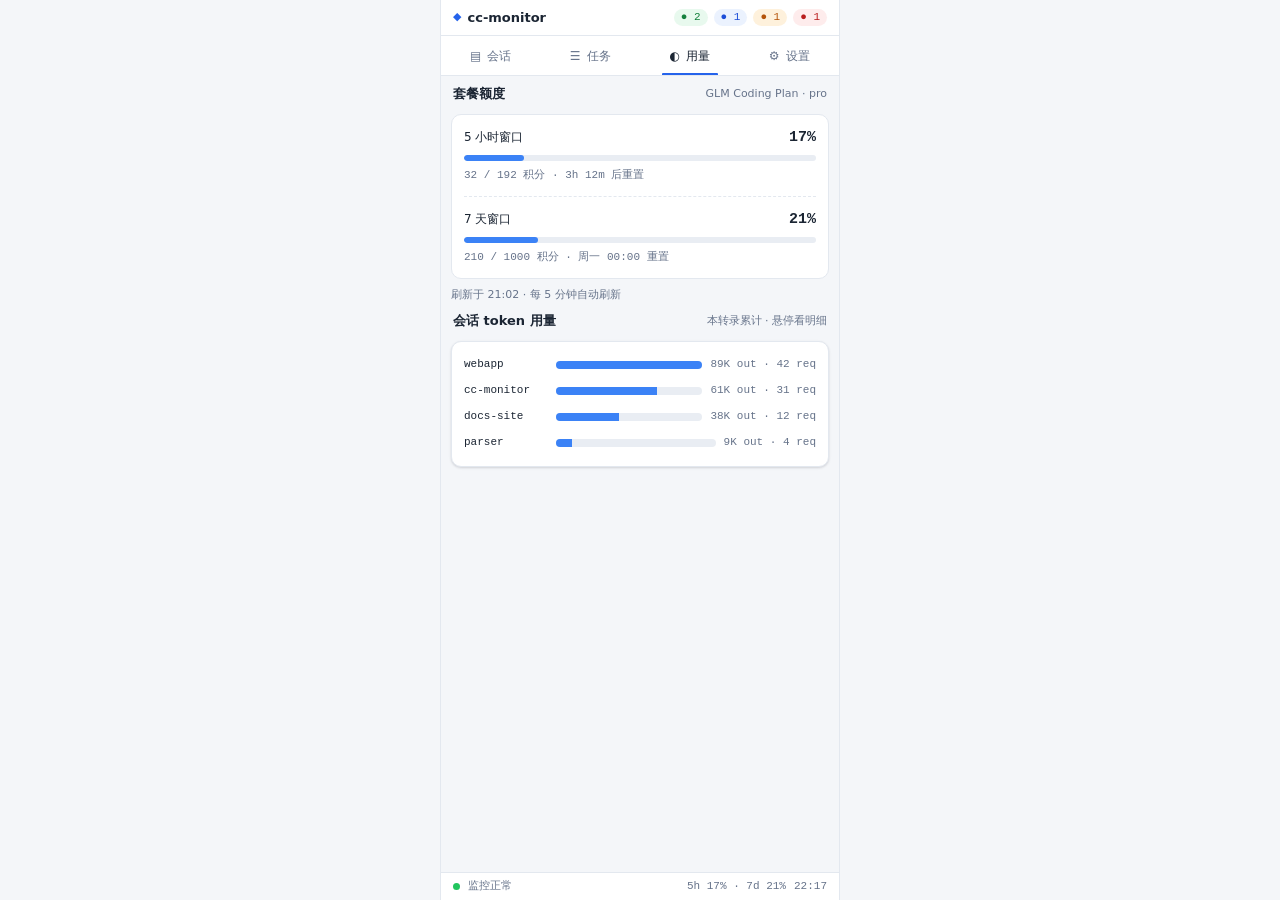
<file: docs/design/prototypes/paper/usage.html>
<!DOCTYPE html>
<html lang="zh-CN">
<head>
<meta charset="UTF-8">
<meta name="viewport" content="width=device-width, initial-scale=1">
<title>cc-monitor · 用量 — Paper</title>
<link rel="stylesheet" href="../_shared/base.css">
<link rel="stylesheet" href="../_shared/theme-paper.css">
<script src="../_shared/mock-data.js" defer></script>
<script src="../_shared/layout.js" defer></script>
<script src="../_shared/components.js" defer></script>
</head>
<body class="t-paper" data-page="usage">
<main class="page">
  <div class="page-head"><h2>套餐额度</h2><span class="sub" id="q-level"></span></div>
  <div class="quota-card" id="quotas"></div>
  <div class="hint" id="q-updated"></div>
  <div class="page-head"><h2>会话 token 用量</h2><span class="sub">本转录累计 · 悬停看明细</span></div>
  <div class="card" id="rows"></div>
</main>
<script>
document.addEventListener('DOMContentLoaded', function () {
  var u = Mock.usage;
  document.getElementById('q-level').textContent = u.level;
  document.getElementById('quotas').innerHTML = u.quotas.map(UI.quotaRow).join('');
  document.getElementById('q-updated').textContent = u.updated;
  document.getElementById('rows').innerHTML = u.sessionUsage.map(UI.usageRow).join('');
});
</script>
</body>
</html>
</file>
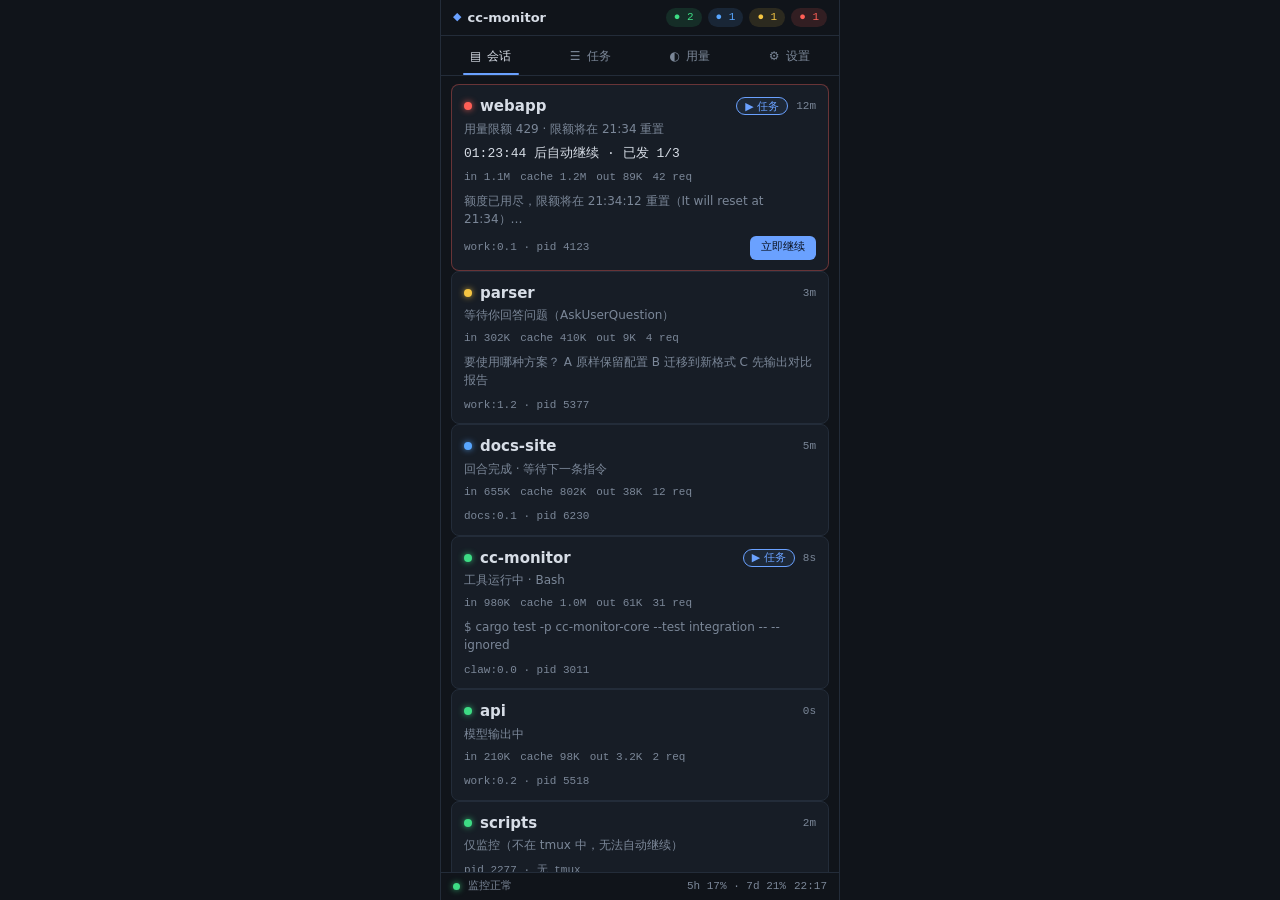
<file: docs/design/prototypes/slate/sessions.html>
<!DOCTYPE html>
<html lang="zh-CN">
<head>
<meta charset="UTF-8">
<meta name="viewport" content="width=device-width, initial-scale=1">
<title>cc-monitor · 会话 — Slate</title>
<link rel="stylesheet" href="../_shared/base.css">
<link rel="stylesheet" href="../_shared/theme-slate.css">
<script src="../_shared/mock-data.js" defer></script>
<script src="../_shared/layout.js" defer></script>
<script src="../_shared/components.js" defer></script>
</head>
<body class="t-slate" data-page="sessions">
<main class="page">
  <div id="list"></div>
</main>
<script>
document.addEventListener('DOMContentLoaded', function () {
  document.getElementById('list').innerHTML = Mock.sessions.map(UI.sessionCard).join('');

  // Countdown: local 1s tick between polls; the backend value recalibrates it
  // (in the product this is driven by Tauri events, never a JS poll loop).
  setInterval(function () {
    document.querySelectorAll('.countdown[data-count]').forEach(function (n) {
      var v = Math.max(0, (+n.dataset.count) - 1);
      n.dataset.count = v;
      n.querySelector('.cd').textContent = UI.fmtSec(v);
      n.classList.toggle('warn', v > 0 && v < 60);
    });
  }, 1000);

  document.getElementById('list').addEventListener('click', function (e) {
    if (e.target.closest('button')) UI.toast('原型演示：立即继续（记账后发送 tmux send-keys）');
  });
});
</script>
</body>
</html>
</file>
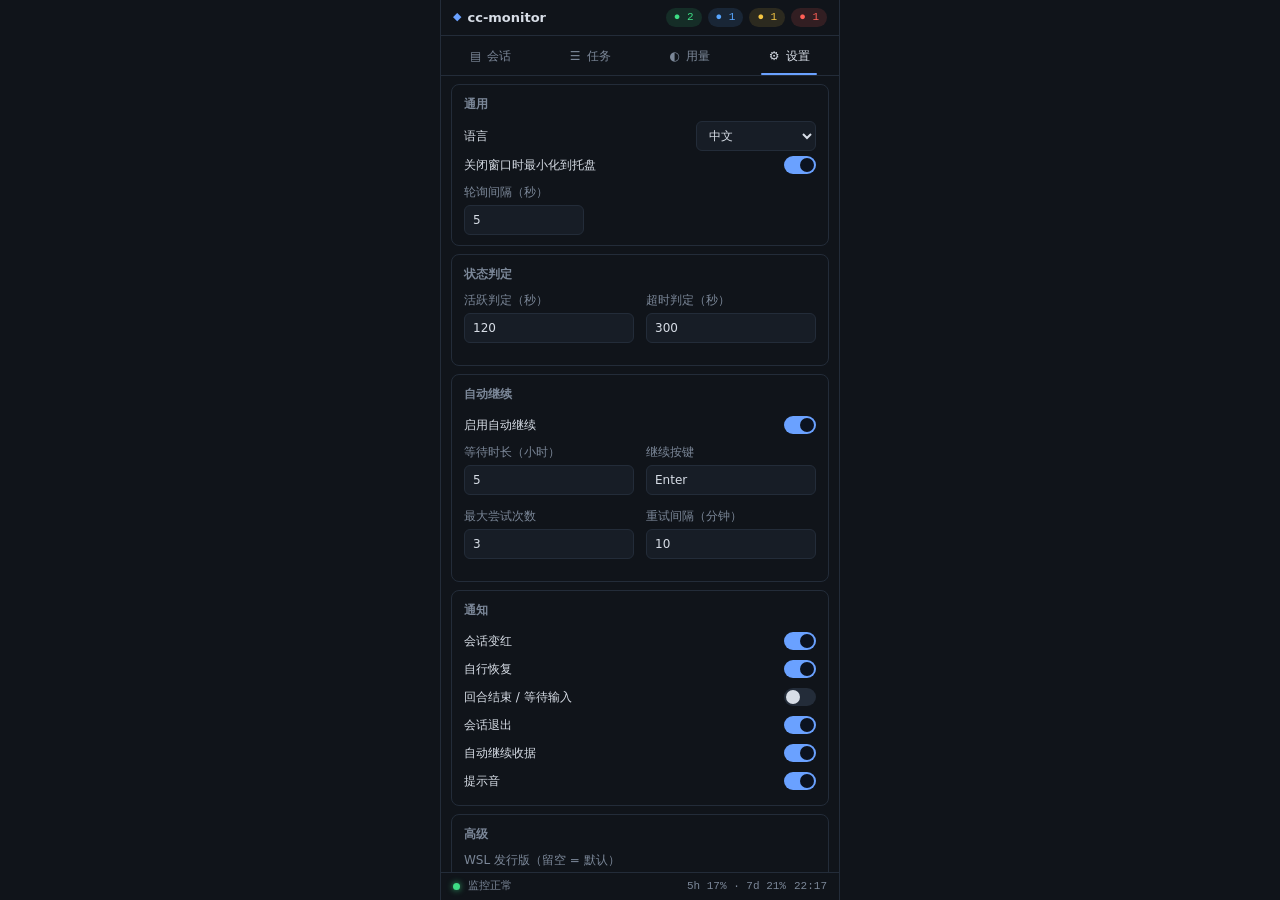
<file: docs/design/prototypes/slate/settings.html>
<!DOCTYPE html>
<html lang="zh-CN">
<head>
<meta charset="UTF-8">
<meta name="viewport" content="width=device-width, initial-scale=1">
<title>cc-monitor · 设置 — Slate</title>
<link rel="stylesheet" href="../_shared/base.css">
<link rel="stylesheet" href="../_shared/theme-slate.css">
<script src="../_shared/mock-data.js" defer></script>
<script src="../_shared/layout.js" defer></script>
<script src="../_shared/components.js" defer></script>
</head>
<body class="t-slate" data-page="settings">
<main class="page">
  <div class="form-group">
    <h3>通用</h3>
    <div class="check-row"><span class="lbl">语言</span>
      <select style="width:120px"><option selected>中文</option><option>English</option></select></div>
    <div class="check-row"><span class="lbl">关闭窗口时最小化到托盘</span>
      <label class="switch"><input type="checkbox" checked><span class="track"><span class="knob"></span></span></label></div>
    <div class="field" style="margin:4px 0 0"><label>轮询间隔（秒）</label>
      <input class="input" type="number" value="5" min="2" max="3600" required style="width:120px"></div>
  </div>

  <div class="form-group">
    <h3>状态判定</h3>
    <div class="grid2">
      <div class="field"><label>活跃判定（秒）</label>
        <input class="input" type="number" value="120" min="5" max="86400" required></div>
      <div class="field"><label>超时判定（秒）</label>
        <input class="input" type="number" value="300" min="10" max="86400" required></div>
    </div>
  </div>

  <div class="form-group">
    <h3>自动继续</h3>
    <div class="check-row"><span class="lbl">启用自动继续</span>
      <label class="switch"><input type="checkbox" checked><span class="track"><span class="knob"></span></span></label></div>
    <div class="grid2" style="margin-top:4px">
      <div class="field"><label>等待时长（小时）</label>
        <input class="input" type="number" value="5" min="0" max="168" required></div>
      <div class="field"><label>继续按键</label>
        <input class="input mono" value="Enter" maxlength="40"></div>
      <div class="field"><label>最大尝试次数</label>
        <input class="input" type="number" value="3" min="1" max="100" required></div>
      <div class="field"><label>重试间隔（分钟）</label>
        <input class="input" type="number" value="10" min="1" max="1440" required></div>
    </div>
  </div>

  <div class="form-group">
    <h3>通知</h3>
    <div class="check-row"><span class="lbl">会话变红</span>
      <label class="switch"><input type="checkbox" checked><span class="track"><span class="knob"></span></span></label></div>
    <div class="check-row"><span class="lbl">自行恢复</span>
      <label class="switch"><input type="checkbox" checked><span class="track"><span class="knob"></span></span></label></div>
    <div class="check-row"><span class="lbl">回合结束 / 等待输入</span>
      <label class="switch"><input type="checkbox"><span class="track"><span class="knob"></span></span></label></div>
    <div class="check-row"><span class="lbl">会话退出</span>
      <label class="switch"><input type="checkbox" checked><span class="track"><span class="knob"></span></span></label></div>
    <div class="check-row"><span class="lbl">自动继续收据</span>
      <label class="switch"><input type="checkbox" checked><span class="track"><span class="knob"></span></span></label></div>
    <div class="check-row"><span class="lbl">提示音</span>
      <label class="switch"><input type="checkbox" checked><span class="track"><span class="knob"></span></span></label></div>
  </div>

  <div class="form-group">
    <h3>高级</h3>
    <div class="field"><label>WSL 发行版（留空 = 默认）</label>
      <input class="input" placeholder="例如 Ubuntu" maxlength="64"></div>
    <div class="check-row"><span class="lbl">GLM 套餐用量显示</span>
      <label class="switch"><input type="checkbox" checked><span class="track"><span class="knob"></span></span></label></div>
    <div class="hint">提示：把 claude 放进 tmux（如 <span class="mono">tmux new -s work</span>）才能自动继续。</div>
  </div>

  <div class="form-actions">
    <button class="btn ghost" id="reset">还原默认</button>
    <button class="btn primary" id="save">保存</button>
  </div>
</main>
<script>
document.addEventListener('DOMContentLoaded', function () {
  document.getElementById('save').addEventListener('click', function () {
    UI.toast('已保存（原型演示）：sanitize 钳制后立即生效并广播');
  });
  document.getElementById('reset').addEventListener('click', function () {
    UI.toast('原型演示：还原默认值');
  });
});
</script>
</body>
</html>
</file>
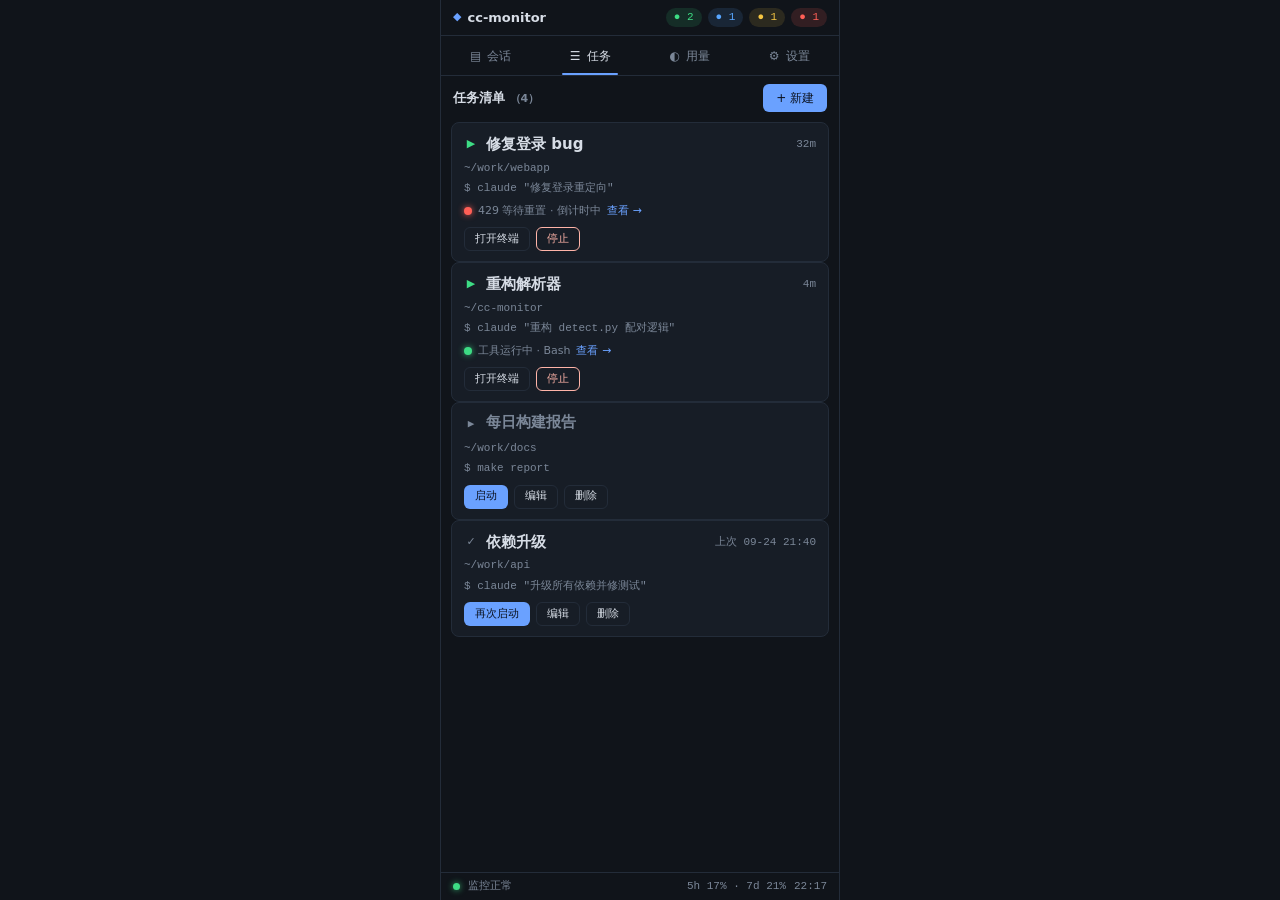
<file: docs/design/prototypes/slate/tasks.html>
<!DOCTYPE html>
<html lang="zh-CN">
<head>
<meta charset="UTF-8">
<meta name="viewport" content="width=device-width, initial-scale=1">
<title>cc-monitor · 任务 — Slate</title>
<link rel="stylesheet" href="../_shared/base.css">
<link rel="stylesheet" href="../_shared/theme-slate.css">
<script src="../_shared/mock-data.js" defer></script>
<script src="../_shared/layout.js" defer></script>
<script src="../_shared/components.js" defer></script>
</head>
<body class="t-slate" data-page="tasks">
<main class="page">
  <div class="page-head">
    <h2>任务清单 <span class="sub" id="task-count"></span></h2>
    <button class="btn primary" id="new-task">+ 新建</button>
  </div>
  <div id="list"></div>
</main>

<div class="modal-backdrop" id="modal">
  <div class="modal">
    <h3>新建任务 <span class="close" id="modal-close">×</span></h3>
    <div class="field"><label>标题</label><input class="input" id="f-title" placeholder="修复登录 bug" maxlength="64"></div>
    <div class="field"><label>目录（WSL 绝对路径）</label><input class="input" id="f-cwd" placeholder="~/work/webapp"></div>
    <div class="field">
      <label>命令</label>
      <textarea id="f-cmd" rows="2" placeholder='claude "修复登录重定向"'></textarea>
      <span class="hint">例：claude "…" · make test · cd &amp;&amp; 多命令</span>
    </div>
    <div class="form-actions">
      <button class="btn ghost" id="f-cancel">取消</button>
      <button class="btn primary" id="f-save">保存任务</button>
    </div>
  </div>
</div>

<script>
document.addEventListener('DOMContentLoaded', function () {
  var seq = 100;

  function render() {
    document.getElementById('task-count').textContent = '（' + Mock.tasks.length + '）';
    document.getElementById('list').innerHTML = Mock.tasks.map(UI.taskCard).join('');
  }
  render();

  // --- new-task modal ---
  var modal = document.getElementById('modal');
  function open() { modal.classList.add('show'); document.getElementById('f-title').focus(); }
  function close() { modal.classList.remove('show'); }
  document.getElementById('new-task').addEventListener('click', open);
  document.getElementById('modal-close').addEventListener('click', close);
  document.getElementById('f-cancel').addEventListener('click', close);

  document.getElementById('f-save').addEventListener('click', function () {
    var title = document.getElementById('f-title').value.trim();
    var cwd = document.getElementById('f-cwd').value.trim();
    var cmd = document.getElementById('f-cmd').value.trim();
    if (!title || !cwd || !cmd) { UI.toast('标题 / 目录 / 命令均不能为空'); return; }
    if (cwd[0] !== '/' && cwd[0] !== '~') { UI.toast('目录必须是 WSL 绝对路径（/ 或 ~ 开头）'); return; }
    Mock.tasks.unshift({ title: title, cwd: cwd, cmd: cmd, status: 'idle', info: '' });
    render();
    close();
    UI.toast('已保存任务（保存宽松：启动时才校验目录存在性）');
  });

  // --- task actions (prototype simulation of FR10 flows) ---
  document.getElementById('list').addEventListener('click', function (e) {
    var btn = e.target.closest('button');
    if (!btn) return;
    var card = e.target.closest('.task');
    var i = Array.prototype.indexOf.call(document.querySelectorAll('#list .task'), card);
    var t = Mock.tasks[i];
    var text = btn.textContent;

    if (text === '启动' || text === '再次启动') {
      t.status = 'launching'; t.info = ''; render();                       // booked before round trip (FR10.2)
      UI.toast('启动中：tmux new-session -d -s cc-monitor-task-' + (++seq) + ' …');
      setTimeout(function () {
        t.status = 'running'; t.info = '刚刚';                              // confirmed by next poll
        t.sessState = 'green'; t.sessText = '会话已出现 · 等待首轮检测';
        render();
        UI.toast('已在 WSL 拉起，≤2 个轮询周期后会话页可见');
      }, 1500);
    } else if (text === '停止') {
      t.status = 'finished'; t.info = '刚刚'; delete t.sessState; render();
      UI.toast('tmux kill-session（演示）');
    } else if (text === '删除') {
      Mock.tasks.splice(i, 1); render();
    } else if (text === '打开终端') {
      UI.toast('原型演示：wt.exe → wsl.exe -- tmux attach -t cc-monitor-task-' + seq);
    } else if (text === '编辑') {
      UI.toast('原型演示：编辑任务');
    }
  });
});
</script>
</body>
</html>
</file>
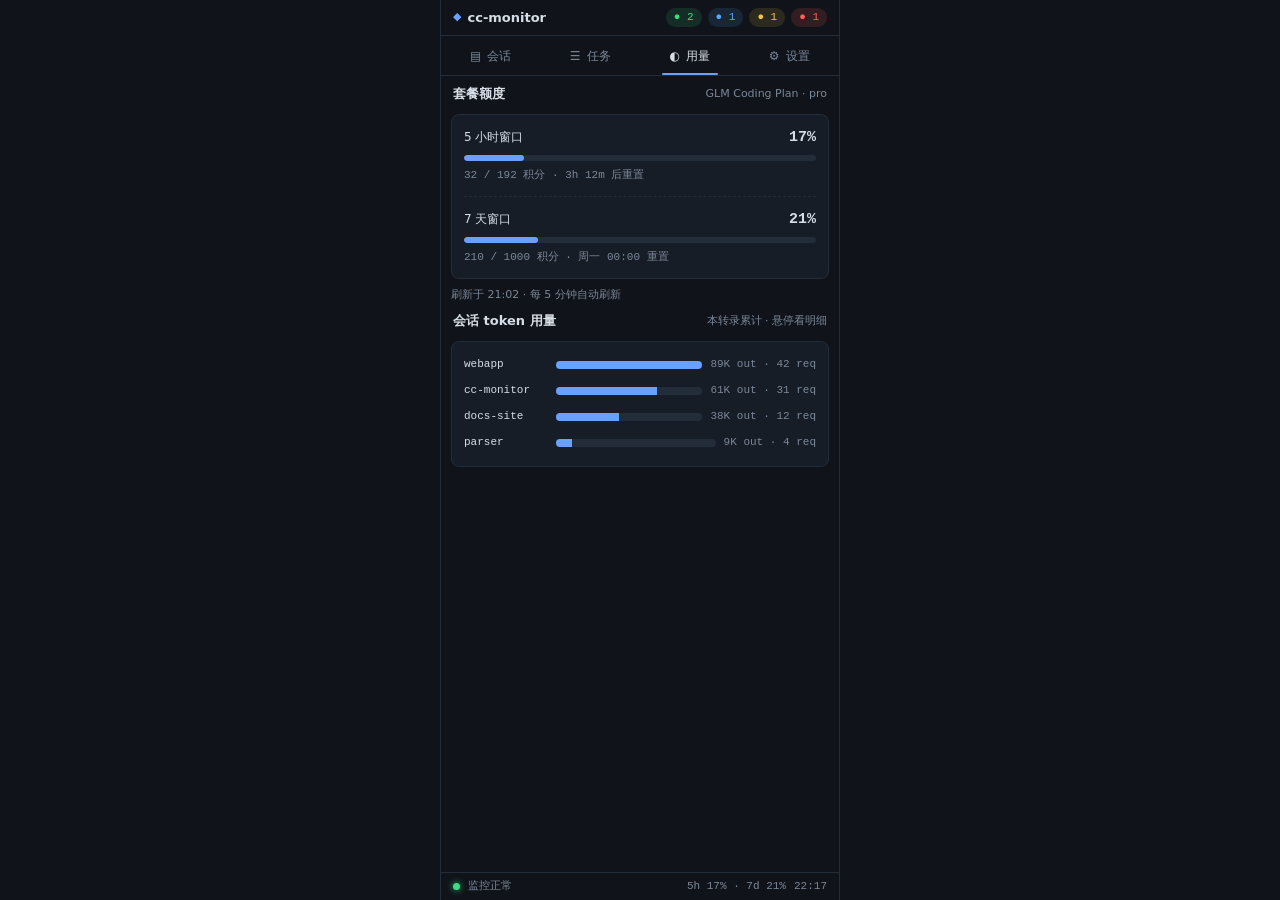
<file: docs/design/prototypes/slate/usage.html>
<!DOCTYPE html>
<html lang="zh-CN">
<head>
<meta charset="UTF-8">
<meta name="viewport" content="width=device-width, initial-scale=1">
<title>cc-monitor · 用量 — Slate</title>
<link rel="stylesheet" href="../_shared/base.css">
<link rel="stylesheet" href="../_shared/theme-slate.css">
<script src="../_shared/mock-data.js" defer></script>
<script src="../_shared/layout.js" defer></script>
<script src="../_shared/components.js" defer></script>
</head>
<body class="t-slate" data-page="usage">
<main class="page">
  <div class="page-head"><h2>套餐额度</h2><span class="sub" id="q-level"></span></div>
  <div class="quota-card" id="quotas"></div>
  <div class="hint" id="q-updated"></div>
  <div class="page-head"><h2>会话 token 用量</h2><span class="sub">本转录累计 · 悬停看明细</span></div>
  <div class="card" id="rows"></div>
</main>
<script>
document.addEventListener('DOMContentLoaded', function () {
  var u = Mock.usage;
  document.getElementById('q-level').textContent = u.level;
  document.getElementById('quotas').innerHTML = u.quotas.map(UI.quotaRow).join('');
  document.getElementById('q-updated').textContent = u.updated;
  document.getElementById('rows').innerHTML = u.sessionUsage.map(UI.usageRow).join('');
});
</script>
</body>
</html>
</file>
<file: ui/style.css>
/* cc-monitor — Paper theme (design-system-paper.md).
 * Light minimal: white cards on light gray, ring dots instead of glows,
 * bright status colors for graphics paired with darker inks for text. */

:root {
  --bg: #f4f6f9;
  --panel: #ffffff;
  --panel-hover: #f8fafc;
  --border: #e3e8ef;
  --text: #1b2533;
  --muted: #66738a;
  /* status: dot/bar colors (graphics) + ink colors (text) — never mix them */
  --green: #22c55e;  --green-ink: #15803d;
  --blue: #3b82f6;   --blue-ink: #1d4ed8;
  --yellow: #f59e0b; --yellow-ink: #b45309;
  --red: #ef4444;    --red-ink: #b91c1c;
  --accent: #2563eb;
  --accent-ink: #ffffff;
  --danger-bg: #fef2f2;
  --danger-border: #fecaca;
  --shadow: 0 1px 2px rgba(16, 24, 40, .06), 0 1px 3px rgba(16, 24, 40, .10);
  --shadow-raised: 0 4px 12px rgba(16, 24, 40, .12);
}

* { box-sizing: border-box; margin: 0; padding: 0; }

html, body {
  height: 100%;
  font: 13px/1.5 "Segoe UI", "Microsoft YaHei", system-ui, sans-serif;
  background: var(--bg);
  color: var(--text);
  user-select: none;
  display: flex;
  flex-direction: column;
}

.hidden { display: none !important; }

/* ---------- chrome: topbar ---------- */
header {
  display: flex;
  align-items: center;
  justify-content: space-between;
  padding: 10px 14px;
  background: var(--panel);
  border-bottom: 1px solid var(--border);
  flex: none;
}
.brand { display: flex; align-items: center; gap: 8px; font-weight: 600; }
.logo { color: var(--accent); }
.summary { font-weight: 400; font-size: 12px; color: var(--muted); margin-left: 6px; }

/* ---------- unified main nav (one bar, four items, every page) ---------- */
#nav {
  display: flex;
  flex: none;
  height: 40px;
  background: var(--panel);
  border-bottom: 1px solid var(--border);
}
.nav-item {
  flex: 1;
  display: flex;
  align-items: center;
  justify-content: center;
  gap: 6px;
  border: none;
  background: none;
  font: inherit;
  font-size: 12px;
  color: var(--muted);
  cursor: pointer;
  position: relative;
  white-space: nowrap;
}
.nav-item:hover { color: var(--text); background: var(--bg); }
.nav-item.active { color: var(--accent); }
.nav-item.active::after {
  content: "";
  position: absolute;
  left: 22%; right: 22%; bottom: 0;
  height: 2px;
  background: var(--accent);
  border-radius: 1px 1px 0 0;
}
.nav-item .ico { font-size: 12px; line-height: 1; }

/* ---------- banner / pages ---------- */
.banner {
  padding: 6px 14px;
  background: var(--danger-bg);
  color: var(--red-ink);
  font-size: 12px;
  border-bottom: 1px solid var(--danger-border);
  white-space: nowrap;
  overflow: hidden;
  text-overflow: ellipsis;
  flex: none;
}

main.page, section.page {
  flex: 1;
  overflow-y: auto;
  padding: 10px;
  display: flex;
  flex-direction: column;
  gap: 8px;
}

.page-head {
  flex: none;
  display: flex;
  align-items: center;
  gap: 6px;
  padding: 0 2px;
}
.page-head h2 { font-size: 13px; font-weight: 600; }
.page-head .sub { font-size: 11px; color: var(--muted); flex: 1; min-width: 0;
  overflow: hidden; text-overflow: ellipsis; white-space: nowrap; }

/* ---------- sessions ---------- */
.session {
  background: var(--panel);
  border: 1px solid var(--border);
  border-radius: 10px;
  box-shadow: var(--shadow);
  padding: 10px 12px;
}
.session[data-state="red"] { border-left: 3px solid var(--red); }

.session-top { display: flex; align-items: center; gap: 8px; }

/* status dots: ring, not glow — glows read muddy on light backgrounds */
.light {
  width: 11px;
  height: 11px;
  border-radius: 50%;
  flex-shrink: 0;
  background: var(--muted);
}
.light.green  { background: var(--green);  box-shadow: 0 0 0 2px rgba(34, 197, 94, .22); }
.light.blue   { background: var(--blue);   box-shadow: 0 0 0 2px rgba(59, 130, 246, .22); }
.light.yellow { background: var(--yellow); box-shadow: 0 0 0 2px rgba(245, 158, 11, .25); }
.light.red    { background: var(--red);    box-shadow: 0 0 0 2px rgba(239, 68, 68, .25); animation: breathe 2s ease-in-out infinite; }

@keyframes breathe { 50% { opacity: .55; } }

.session-name { font-weight: 600; flex: 1; min-width: 0; overflow: hidden; text-overflow: ellipsis; white-space: nowrap; }
.task-badge {
  flex: none;
  font-size: 11px;
  line-height: 1;
  color: var(--blue-ink);
  background: rgba(37, 99, 235, .08);
  border: 1px solid rgba(37, 99, 235, .35);
  border-radius: 999px;
  padding: 2px 8px;
}
.session-state { font-size: 12px; color: var(--muted); flex: none; }
.session-state.red { color: var(--red-ink); }
.session-state.yellow { color: var(--yellow-ink); }
.session-state.blue { color: var(--blue-ink); }
.session-state.green { color: var(--green-ink); }

.session-meta {
  display: flex;
  flex-wrap: wrap;
  gap: 4px 14px;
  margin-top: 6px;
  font-size: 11.5px;
  color: var(--muted);
}
.session-meta .pid, .session-meta .tmux, .session-meta .tokens {
  font-family: Consolas, "Cascadia Mono", monospace;
  font-variant-numeric: tabular-nums;
}

.session-preview {
  margin-top: 5px;
  font-size: 12px;
  color: var(--muted);
  overflow: hidden;
  text-overflow: ellipsis;
  white-space: nowrap;
}

.session-bottom {
  display: flex;
  align-items: center;
  justify-content: space-between;
  margin-top: 8px;
  gap: 8px;
}

.countdown { font-size: 12px; color: var(--yellow-ink); font-variant-numeric: tabular-nums; }
.countdown.sent { color: var(--muted); }
.no-control { font-size: 11px; color: var(--muted); }

/* ---------- buttons ---------- */
button.act {
  background: var(--panel);
  color: var(--text);
  border: 1px solid var(--border);
  border-radius: 8px;
  padding: 4px 12px;
  font: inherit;
  font-size: 12px;
  cursor: pointer;
  box-shadow: var(--shadow);
}
button.act:hover { background: #f1f5f9; }
button.act:disabled { opacity: .4; cursor: default; }
button.act.primary {
  background: var(--accent);
  color: var(--accent-ink);
  border-color: transparent;
  font-weight: 600;
}
button.act.primary:hover { background: var(--blue-ink); }
button.act.danger {
  color: var(--red-ink);
  border-color: var(--danger-border);
  box-shadow: none;
}
button.act.danger:hover { background: var(--danger-bg); }
button.act.sm { padding: 2px 10px; font-size: 11px; }

/* ---------- empty states ---------- */
.empty {
  flex: 1;
  display: flex;
  flex-direction: column;
  align-items: center;
  justify-content: center;
  gap: 6px;
  color: var(--muted);
}
.empty-icon { font-size: 34px; opacity: 0.4; }
.hint { font-size: 11.5px; color: var(--muted); }
.hint code { color: var(--blue-ink); }

/* ---------- tasks page ---------- */
.task {
  background: var(--panel);
  border: 1px solid var(--border);
  border-radius: 10px;
  box-shadow: var(--shadow);
  padding: 10px 12px;
}
.task[data-status="running"] { border-left: 3px solid var(--green); }
.task[data-status="launching"] { border-left: 3px solid var(--blue); }

.task-top { display: flex; align-items: center; gap: 8px; }
.task-ico { flex: none; font-size: 11px; color: var(--muted); width: 12px; text-align: center; }
.task[data-status="running"] .task-ico { color: var(--green-ink); }
.task-title {
  font-weight: 600;
  font-size: 14px;
  flex: 1;
  min-width: 0;
  overflow: hidden;
  text-overflow: ellipsis;
  white-space: nowrap;
}
.task-status { flex: none; font-size: 11.5px; color: var(--muted); }
.task-status.running { color: var(--green-ink); }
.task-status.launching { color: var(--blue-ink); }
.task[data-status="launching"] .task-status { animation: breathe 1.6s ease-in-out infinite; }

.task-path, .task-cmd {
  margin-top: 4px;
  font-size: 11px;
  color: var(--muted);
  font-family: Consolas, "Cascadia Mono", monospace;
  overflow: hidden;
  text-overflow: ellipsis;
  white-space: nowrap;
}

.task-link {
  margin-top: 6px;
  font-size: 11.5px;
  color: var(--muted);
  display: flex;
  align-items: center;
  gap: 6px;
}
.task-link .light { width: 8px; height: 8px; }
.task-link a { color: var(--blue-ink); }
.task-actions { display: flex; flex-wrap: wrap; gap: 6px; margin-top: 8px; }

/* ---------- task modal ---------- */
.modal-backdrop {
  position: fixed;
  inset: 0;
  background: rgba(27, 37, 51, .45);
  display: flex;
  align-items: center;
  justify-content: center;
  z-index: 50;
}
.modal {
  width: 340px;
  max-width: calc(100vw - 24px);
  background: var(--panel);
  border: 1px solid var(--border);
  border-radius: 10px;
  box-shadow: var(--shadow-raised);
  padding: 14px;
}
.modal h3 {
  font-size: 13px;
  margin-bottom: 12px;
  display: flex;
  justify-content: space-between;
  align-items: center;
}
.modal .close { cursor: pointer; color: var(--muted); padding: 0 4px; }
.modal label {
  display: flex;
  flex-direction: column;
  gap: 4px;
  font-size: 12px;
  color: var(--muted);
  margin-bottom: 10px;
}
.modal .hint { margin-top: 2px; }
.form-actions { display: flex; justify-content: flex-end; gap: 8px; }

/* ---------- usage page ---------- */
.quota-card {
  background: var(--panel);
  border: 1px solid var(--border);
  border-radius: 10px;
  box-shadow: var(--shadow);
  padding: 12px 14px;
}
.quota-row + .quota-row {
  margin-top: 12px;
  padding-top: 12px;
  border-top: 1px dashed var(--border);
}
.quota-label { display: flex; justify-content: space-between; align-items: baseline; font-size: 12px; margin-bottom: 6px; }
.quota-label .pct { font-family: Consolas, monospace; font-size: 15px; font-weight: 600; font-variant-numeric: tabular-nums; }
.pct.u-green { color: var(--green-ink); }
.pct.u-amber { color: var(--yellow-ink); }
.pct.u-red { color: var(--red-ink); }
.quota-sub { margin-top: 6px; font-size: 11px; color: var(--muted); font-family: Consolas, monospace; }

.bar { height: 6px; border-radius: 999px; background: var(--border); overflow: hidden; }
.bar > i { display: block; height: 100%; border-radius: inherit; background: var(--blue); }
.bar.u-amber > i { background: var(--yellow); }
.bar.u-red > i { background: var(--red); }

.usage-rows { display: flex; flex-direction: column; gap: 2px; }
.urow {
  display: flex;
  align-items: center;
  gap: 8px;
  font-size: 11px;
  color: var(--text);
  min-height: 26px;
  font-family: Consolas, "Cascadia Mono", monospace;
  font-variant-numeric: tabular-nums;
}
.urow .uname { flex: none; width: 84px; overflow: hidden; text-overflow: ellipsis; white-space: nowrap; }
.urow .ubar { flex: 1; height: 8px; border-radius: 999px; background: var(--border); overflow: hidden; }
.urow .ubar > i { display: block; height: 100%; background: var(--blue); }
.urow .uval { flex: none; color: var(--muted); }

/* ---------- settings page ---------- */
#page-settings { padding: 14px; }
#page-settings form { display: flex; flex-direction: column; gap: 10px; }
#page-settings label {
  display: flex;
  flex-direction: column;
  gap: 3px;
  font-size: 12px;
  color: var(--muted);
}
/* boolean toggles read better as one row: box first, text beside it */
#page-settings label.check-row {
  flex-direction: row;
  align-items: center;
  gap: 8px;
}
#page-settings h3 {
  font-size: 12px;
  font-weight: 600;
  color: var(--muted);
  border-bottom: 1px solid var(--border);
  padding-bottom: 4px;
  margin-top: 2px;
}
#page-settings input[type="number"],
#page-settings input[type="text"],
#page-settings select,
.modal input[type="text"],
.modal textarea {
  background: var(--panel);
  border: 1px solid var(--border);
  color: var(--text);
  border-radius: 8px;
  padding: 6px 8px;
  font: inherit;
  font-size: 13px;
  outline: none;
}
.modal textarea { font-family: Consolas, "Cascadia Mono", monospace; resize: vertical; }
#page-settings input:focus, #page-settings select:focus,
.modal input:focus, .modal textarea:focus {
  border-color: var(--accent);
  box-shadow: 0 0 0 3px rgba(37, 99, 235, .15);
}
#page-settings input[type="checkbox"] {
  width: 16px; height: 16px; margin: 0; accent-color: var(--accent);
}
#page-settings label.check-row span { color: var(--text); }
.settings-actions { display: flex; gap: 8px; }
.settings-actions .primary, .form-actions .primary {
  background: var(--accent);
  border: none;
  color: var(--accent-ink);
  font: inherit;
  font-weight: 600;
  padding: 7px 18px;
  border-radius: 8px;
  cursor: pointer;
}
.settings-actions .primary:hover, .form-actions .primary:hover { background: var(--blue-ink); }
.form-actions button[type="button"] {
  background: var(--panel);
  color: var(--text);
  border: 1px solid var(--border);
  font: inherit;
  padding: 7px 14px;
  border-radius: 8px;
  cursor: pointer;
}
#page-settings .hint { margin-top: 10px; }

/* ---------- footer ---------- */
footer {
  display: flex;
  justify-content: space-between;
  gap: 10px;
  padding: 6px 14px;
  font-size: 11px;
  color: var(--muted);
  background: var(--panel);
  border-top: 1px solid var(--border);
  flex: none;
}

/* GLM plan usage chip (footer): "5h 17% · 7d 21%", colored per window */
.usage-chip {
  font-variant-numeric: tabular-nums;
  white-space: nowrap;
}
.usage-chip .u-sep { margin: 0 3px; }
.usage-chip .u-green { color: var(--green-ink); }
.usage-chip .u-amber { color: var(--yellow-ink); }
.usage-chip .u-red { color: var(--red-ink); }

.toast {
  position: fixed;
  left: 50%;
  bottom: 40px;
  transform: translateX(-50%);
  background: var(--panel);
  border: 1px solid var(--border);
  box-shadow: var(--shadow-raised);
  color: var(--text);
  padding: 8px 16px;
  border-radius: 8px;
  font-size: 12px;
  opacity: 0;
  transition: opacity 0.25s;
  pointer-events: none;
  z-index: 60;
}
.toast.show { opacity: 1; }
.toast.error { background: var(--danger-bg); border-color: var(--danger-border); color: var(--red-ink); }
</file>
<file: docs/design/prototypes/_shared/base.css>
/* cc-monitor prototype — structural skeleton (NO colors, NO theme).
   All visuals come from theme-*.css tokens. Customization points:
   --font-ui/--font-mono, --radius*, --bar-track/--bar-fill, colors. */

* { box-sizing: border-box; margin: 0; padding: 0; }

html { background: var(--bg); height: 100%; }

body {
  width: 100%;
  max-width: 400px;
  height: 100vh;
  margin: 0 auto;
  display: flex;
  flex-direction: column;
  border-inline: 1px solid var(--border);
  background: var(--bg);
  color: var(--text);
  font: 13px/1.5 var(--font-ui);
  user-select: none;
}

a { color: var(--accent); text-decoration: none; }
p { margin: 0; }

.mono { font-family: var(--font-mono); }
.muted { color: var(--muted); }

/* ---------- chrome: topbar ---------- */
.topbar {
  flex: none;
  height: 36px;
  display: flex;
  align-items: center;
  justify-content: space-between;
  padding: 0 12px;
}
.brand { display: flex; align-items: center; gap: 6px; font-weight: 600; font-size: 13px; }
.brand .gem { font-size: 11px; }
.summary { display: flex; gap: 6px; }
.summary:empty::after { content: ""; }
.chip {
  font-family: var(--font-mono);
  font-size: 11px;
  line-height: 1;
  padding: 3px 7px;
  border-radius: var(--radius-badge);
  cursor: pointer;
}

/* ---------- chrome: unified main nav (single source: layout.js) ---------- */
.navbar { flex: none; height: 40px; display: flex; }
.nav-item {
  flex: 1;
  display: flex;
  align-items: center;
  justify-content: center;
  gap: 6px;
  font-size: 12px;
  color: var(--muted);
  cursor: pointer;
  border: none;
  background: none;
  position: relative;
  white-space: nowrap;
}
.nav-item .ico { font-size: 12px; line-height: 1; }
.nav-item.active { color: var(--text); }

/* ---------- chrome: banner ---------- */
.banner {
  flex: none;
  display: none;
  align-items: center;
  gap: 8px;
  padding: 6px 12px;
  font-size: 12px;
}
.banner.show { display: flex; }

/* ---------- page content ---------- */
main.page {
  flex: 1;
  overflow: auto;
  padding: 8px 10px;
  display: flex;
  flex-direction: column;
  gap: 8px;
}
.page-head {
  flex: none;
  display: flex;
  align-items: center;
  justify-content: space-between;
  padding: 0 2px 2px;
}
.page-head h2 { font-size: 13px; font-weight: 600; }
.page-head .sub { font-size: 11px; color: var(--muted); }

.empty {
  text-align: center;
  padding: 48px 16px;
  color: var(--muted);
  font-size: 12px;
  display: flex;
  flex-direction: column;
  gap: 10px;
  align-items: center;
}

/* ---------- chrome: statusbar ---------- */
.statusbar {
  flex: none;
  height: 28px;
  display: flex;
  align-items: center;
  gap: 8px;
  padding: 0 12px;
  font-size: 11px;
  color: var(--muted);
}
.foot-dot { width: 7px; height: 7px; border-radius: var(--radius-dot); background: var(--green); flex: none; }
.foot-dot.warn { background: var(--yellow); }
.usage-chip { margin-left: auto; font-family: var(--font-mono); cursor: pointer; }
.foot-clock { font-family: var(--font-mono); }

/* ---------- card ---------- */
.card {
  flex: none;
  background: var(--panel);
  border: 1px solid var(--border);
  border-radius: var(--radius);
  padding: 10px 12px;
}
.card-head { display: flex; align-items: center; gap: 8px; }
.card-title {
  flex: 1;
  min-width: 0;
  font-size: 15px;
  font-weight: 600;
  overflow: hidden;
  text-overflow: ellipsis;
  white-space: nowrap;
}
.idle { flex: none; font-family: var(--font-mono); font-size: 11px; color: var(--muted); }
.reason { margin-top: 2px; font-size: 12px; color: var(--muted); }
.meta {
  display: flex;
  flex-wrap: wrap;
  gap: 2px 10px;
  margin-top: 6px;
  font-family: var(--font-mono);
  font-size: 11px;
  color: var(--muted);
}
.preview {
  margin-top: 6px;
  font-size: 12px;
  color: var(--muted);
  overflow: hidden;
  display: -webkit-box;
  -webkit-line-clamp: 2;
  -webkit-box-orient: vertical;
}
.card-foot { display: flex; align-items: center; gap: 8px; margin-top: 8px; }
.loc {
  flex: 1;
  min-width: 0;
  font-family: var(--font-mono);
  font-size: 11px;
  color: var(--muted);
  overflow: hidden;
  text-overflow: ellipsis;
  white-space: nowrap;
}

/* ---------- status dot ---------- */
.dot { flex: none; width: 8px; height: 8px; border-radius: var(--radius-dot); }
.dot.green { background: var(--green); }
.dot.blue { background: var(--blue); }
.dot.yellow { background: var(--yellow); }
.dot.red { background: var(--red); }
.dot.off { background: var(--muted); }

/* ---------- countdown ---------- */
.countdown {
  margin-top: 6px;
  font-family: var(--font-mono);
  font-size: 13px;
}
.countdown.off { color: var(--muted); font-size: 12px; }
.countdown.warn { color: var(--yellow); font-weight: 600; }

/* ---------- buttons ---------- */
.btn {
  height: 28px;
  padding: 0 12px;
  font: inherit;
  font-size: 12px;
  color: var(--text);
  background: var(--panel);
  border: 1px solid var(--border);
  border-radius: var(--radius-btn);
  cursor: pointer;
}
.btn.primary { background: var(--accent); color: var(--accent-ink); border-color: transparent; }
.btn.ghost { background: transparent; }
.btn.danger { background: transparent; color: var(--danger-ink); border-color: var(--danger-ink); }
.btn.sm { height: 24px; padding: 0 10px; font-size: 11px; }
.btn:disabled { opacity: .4; cursor: not-allowed; }

/* ---------- badges ---------- */
.badge {
  display: inline-flex;
  align-items: center;
  gap: 4px;
  flex: none;
  height: 18px;
  padding: 0 8px;
  font-size: 11px;
  line-height: 1;
  border: 1px solid var(--border);
  border-radius: var(--radius-badge);
  color: var(--muted);
}
.badge.running { color: var(--green); border-color: currentColor; }
.badge.launching { color: var(--blue); border-color: currentColor; }
.badge.finished { color: var(--muted); }
.badge.task { color: var(--accent); border-color: currentColor; cursor: pointer; }
.pulse { animation: pulse 2s ease-in-out infinite; }
@keyframes pulse { 0%, 100% { opacity: 1; } 50% { opacity: .45; } }

/* ---------- tasks ---------- */
.task-ico { flex: none; width: 14px; text-align: center; font-size: 11px; color: var(--muted); }
.task.running .task-ico { color: var(--green); }
.path { margin-top: 4px; font-family: var(--font-mono); font-size: 11px; color: var(--muted); }
.cmd {
  margin-top: 4px;
  font-family: var(--font-mono);
  font-size: 11px;
  color: var(--muted);
  overflow: hidden;
  text-overflow: ellipsis;
  white-space: nowrap;
}
.task-link { margin-top: 6px; font-size: 11px; color: var(--muted); display: flex; align-items: center; gap: 6px; }
.actions { display: flex; flex-wrap: wrap; gap: 6px; margin-top: 8px; }

/* ---------- forms ---------- */
.field { display: flex; flex-direction: column; gap: 4px; margin-bottom: 12px; }
.field > label { font-size: 12px; color: var(--muted); }
.input, select, textarea {
  width: 100%;
  font: inherit;
  font-size: 12px;
  color: var(--text);
  background: var(--panel);
  border: 1px solid var(--border);
  border-radius: var(--radius-btn);
  padding: 0 8px;
  height: 30px;
}
textarea { height: auto; padding: 6px 8px; font-family: var(--font-mono); resize: vertical; }
.input:focus, select:focus, textarea:focus { outline: none; border-color: var(--accent); }
.hint { font-size: 11px; color: var(--muted); }
.form-actions { display: flex; justify-content: flex-end; gap: 8px; margin-top: 4px; }
.form-group { border: 1px solid var(--border); border-radius: var(--radius); padding: 10px 12px; }
.form-group > h3 { font-size: 12px; color: var(--muted); margin-bottom: 8px; font-weight: 600; }

.switch { display: inline-flex; align-items: center; gap: 8px; font-size: 12px; cursor: pointer; min-height: 28px; }
.switch input { display: none; }
.switch .track {
  flex: none;
  width: 32px;
  height: 18px;
  border-radius: var(--radius-badge);
  background: var(--border);
  position: relative;
  transition: background .15s ease-out;
}
.switch .knob {
  position: absolute;
  top: 2px;
  left: 2px;
  width: 14px;
  height: 14px;
  border-radius: var(--radius-dot);
  background: var(--text);
  transition: left .15s ease-out;
}
.switch input:checked + .track { background: var(--accent); }
.switch input:checked + .track .knob { left: 16px; background: var(--accent-ink); }

.check-row { display: flex; align-items: center; justify-content: space-between; gap: 8px; min-height: 28px; }
.check-row .lbl { font-size: 12px; }
.grid2 { display: grid; grid-template-columns: 1fr 1fr; gap: 0 12px; }

/* ---------- usage ---------- */
.quota-card { background: var(--panel); border: 1px solid var(--border); border-radius: var(--radius); padding: 12px; }
.quota-row + .quota-row { margin-top: 12px; padding-top: 12px; border-top: 1px dashed var(--border); }
.quota-label { display: flex; justify-content: space-between; align-items: baseline; font-size: 12px; margin-bottom: 6px; }
.quota-label .pct { font-family: var(--font-mono); font-size: 15px; font-weight: 600; }
.quota-sub { margin-top: 6px; font-size: 11px; color: var(--muted); font-family: var(--font-mono); }
.bar { height: 6px; border-radius: var(--radius-badge); background: var(--bar-track); overflow: hidden; }
.bar > i { display: block; height: 100%; border-radius: inherit; background: var(--bar-fill); }
.bar.warn > i { background: var(--yellow); }
.bar.crit > i { background: var(--red); }
.urow { display: flex; align-items: center; gap: 8px; font-family: var(--font-mono); font-size: 11px; min-height: 26px; }
.urow .uname { flex: none; width: 84px; overflow: hidden; text-overflow: ellipsis; white-space: nowrap; }
.urow .ubar { flex: 1; height: 8px; border-radius: var(--radius-badge); background: var(--bar-track); overflow: hidden; }
.urow .ubar > i { display: block; height: 100%; background: var(--bar-fill); }
.urow .uval { flex: none; color: var(--muted); }

/* ---------- modal / toast ---------- */
.modal-backdrop {
  position: fixed;
  inset: 0;
  background: rgba(0, 0, 0, .5);
  display: none;
  align-items: center;
  justify-content: center;
  z-index: 50;
}
.modal-backdrop.show { display: flex; }
.modal {
  width: 340px;
  max-width: calc(100vw - 24px);
  background: var(--panel);
  border: 1px solid var(--border);
  border-radius: var(--radius);
  padding: 14px;
}
.modal h3 { font-size: 13px; margin-bottom: 12px; display: flex; justify-content: space-between; }
.modal .close { cursor: pointer; color: var(--muted); }
.toast {
  position: fixed;
  left: 50%;
  bottom: 40px;
  transform: translateX(-50%);
  background: var(--panel);
  border: 1px solid var(--border);
  border-radius: var(--radius-btn);
  padding: 8px 14px;
  font-size: 12px;
  display: none;
  z-index: 60;
}
.toast.show { display: block; }
</file>
<file: docs/design/prototypes/_shared/theme-crt.css>
/* Theme C — CRT 终端复古（策略实现 3/3）
 * 全等宽、直角、磷光绿、扫描线。语义 HTML 与其他主题完全相同。 */

:root {
  --bg: #0a0e0a;
  --panel: #10160f;
  --panel-hover: #16211a;
  --border: #1f2b1f;
  --text: #b8e6bf;
  --bright: #e8ffe9;
  --muted: #5f8a66;
  --green: #45f882;
  --blue: #52c5ff;
  --yellow: #ffd447;
  --red: #ff5f56;
  --accent: #45f882;
  --accent-ink: #04120a;
  --danger-bg: #2a1414;
  --danger-ink: #ff8d84;
  --font-ui: "Cascadia Mono", Consolas, "Courier New", monospace;
  --font-mono: "Cascadia Mono", Consolas, "Courier New", monospace;
  --radius: 2px;
  --radius-btn: 2px;
  --radius-badge: 2px;
  --radius-dot: 2px;
  --bar-track: #1a241b;
  --bar-fill: #45f882;
}

/* scanlines over everything, never intercept input */
body::after {
  content: "";
  position: fixed;
  inset: 0;
  pointer-events: none;
  background: repeating-linear-gradient(0deg, transparent 0 2px, rgba(0, 0, 0, .14) 2px 3px);
  z-index: 100;
}

/* topbar */
.topbar { border-bottom: 1px solid var(--border); }
.brand { color: var(--bright); letter-spacing: .04em; }
.brand .gem { color: var(--accent); }
.chip { border: 1px solid currentColor; }
.chip.g { color: var(--green); }
.chip.b { color: var(--blue); }
.chip.y { color: var(--yellow); }
.chip.r { color: var(--red); }

/* nav: `> label` with blinking cursor on active */
.navbar { border-bottom: 1px solid var(--border); }
.nav-item .ico { display: none; }
.nav-item::before { content: "> "; color: var(--muted); }
.nav-item:hover { color: var(--text); background: rgba(69, 248, 130, .05); }
.nav-item.active { color: var(--bright); }
.nav-item.active::before { color: var(--accent); }
.nav-item.active::after { content: "_"; color: var(--accent); animation: cursor 1.2s steps(1) infinite; }
@keyframes cursor { 50% { opacity: 0; } }

/* banner / toast */
.banner { background: var(--danger-bg); color: var(--danger-ink); border-bottom: 1px solid rgba(255, 141, 132, .3); }
.toast { background: var(--panel); box-shadow: 0 0 12px rgba(69, 248, 130, .15); }

/* cards */
.card:hover { background: var(--panel-hover); }
.session[data-state="red"] { border-color: rgba(255, 95, 86, .45); }

/* status dots: square phosphor blocks */
.dot.green  { box-shadow: 0 0 8px rgba(69, 248, 130, .7); }
.dot.blue   { box-shadow: 0 0 8px rgba(82, 197, 255, .7); }
.dot.yellow { box-shadow: 0 0 8px rgba(255, 212, 71, .7); }
.dot.red    { box-shadow: 0 0 8px rgba(255, 95, 86, .8); animation: blockblink 1.2s steps(1) infinite; }
@keyframes blockblink { 50% { opacity: .3; } }

.countdown { color: var(--bright); }
.countdown.off { color: var(--muted); }
.countdown.warn { color: var(--yellow); }

/* buttons */
.btn { text-transform: uppercase; letter-spacing: .06em; }
.btn:hover:not(:disabled) { background: var(--panel-hover); border-color: var(--accent); color: var(--bright); }
.btn.primary { box-shadow: 0 0 10px rgba(69, 248, 130, .35); }
.btn.primary:hover:not(:disabled) { filter: brightness(1.15); }
.btn.danger:hover:not(:disabled) { background: rgba(255, 95, 86, .1); border-color: var(--red); }

/* badges */
.badge { letter-spacing: .08em; }
.badge.running   { background: rgba(69, 248, 130, .08); }
.badge.launching { background: rgba(82, 197, 255, .08); }
.badge.task      { background: rgba(69, 248, 130, .08); }

/* tasks */
.task.running .task-ico { color: var(--green); }
.task.finished .task-ico { color: var(--muted); }
.task-link a { color: var(--accent); }

/* forms */
.input:focus, select:focus, textarea:focus { box-shadow: inset 0 0 0 1px var(--accent); }

/* usage */
.quota-label .pct { color: var(--bright); }
.quota-label .pct.warn { color: var(--yellow); }
.quota-label .pct.crit { color: var(--red); }

/* statusbar */
.statusbar { border-top: 1px solid var(--border); }
.foot-dot { box-shadow: 0 0 8px rgba(69, 248, 130, .7); }
</file>
<file: docs/design/prototypes/_shared/theme-paper.css>
/* Theme B — Paper 浅色简约（策略实现 2/3）
 * 亮色点 / 深色字双档状态色；白卡片浮在浅灰底上。 */

:root {
  --bg: #f4f6f9;
  --panel: #ffffff;
  --panel-hover: #f8fafc;
  --border: #e3e8ef;
  --text: #1b2533;
  --muted: #66738a;
  --green: #22c55e;  --green-ink: #15803d;
  --blue: #3b82f6;   --blue-ink: #1d4ed8;
  --yellow: #f59e0b; --yellow-ink: #b45309;
  --red: #ef4444;    --red-ink: #b91c1c;
  --accent: #2563eb;
  --accent-ink: #ffffff;
  --danger-bg: #fef2f2;
  --danger-ink: #b91c1c;
  --font-ui: "Segoe UI", "Microsoft YaHei", system-ui, sans-serif;
  --font-mono: "Cascadia Mono", Consolas, "Courier New", monospace;
  --radius: 10px;
  --radius-btn: 8px;
  --radius-badge: 999px;
  --radius-dot: 50%;
  --bar-track: #e9edf3;
  --bar-fill: #3b82f6;
}

/* topbar */
.topbar { border-bottom: 1px solid var(--border); background: var(--panel); }
.brand .gem { color: var(--accent); }
.chip { background: var(--bg); }
.chip.g { color: var(--green-ink);  background: rgba(34, 197, 94, .10); }
.chip.b { color: var(--blue-ink);   background: rgba(59, 130, 246, .10); }
.chip.y { color: var(--yellow-ink); background: rgba(245, 158, 11, .14); }
.chip.r { color: var(--red-ink);    background: rgba(239, 68, 68, .10); }

/* nav */
.navbar { background: var(--panel); border-bottom: 1px solid var(--border); }
.nav-item:hover { color: var(--text); background: var(--bg); }
.nav-item.active::after {
  content: "";
  position: absolute;
  left: 22%; right: 22%; bottom: 0;
  height: 2px;
  border-radius: 1px 1px 0 0;
  background: var(--accent);
}

/* banner / toast */
.banner { background: var(--danger-bg); color: var(--danger-ink); border-bottom: 1px solid #fecaca; }
.toast { background: var(--panel); box-shadow: 0 4px 12px rgba(16, 24, 40, .12); }

/* cards float on shadows + border */
.card { box-shadow: 0 1px 2px rgba(16, 24, 40, .06), 0 1px 3px rgba(16, 24, 40, .10); }
.card:hover { background: var(--panel-hover); box-shadow: 0 4px 12px rgba(16, 24, 40, .12); }
.session[data-state="red"] { border-left: 3px solid var(--red); }

/* status dots: ring instead of glow */
.dot.green  { box-shadow: 0 0 0 2px rgba(34, 197, 94, .25); }
.dot.blue   { box-shadow: 0 0 0 2px rgba(59, 130, 246, .25); }
.dot.yellow { box-shadow: 0 0 0 2px rgba(245, 158, 11, .28); }
.dot.red    { box-shadow: 0 0 0 2px rgba(239, 68, 68, .28); animation: breathe 2s ease-in-out infinite; }
@keyframes breathe { 50% { opacity: .55; } }

.countdown { color: var(--text); }
.countdown.warn { color: var(--yellow-ink); }

/* buttons */
.btn { background: var(--panel); }
.btn:hover:not(:disabled) { background: #f1f5f9; }
.btn.primary:hover:not(:disabled) { background: #1d4ed8; }
.btn.danger:hover:not(:disabled) { background: var(--danger-bg); }

/* badges */
.badge { background: var(--bg); }
.badge.running   { color: var(--green-ink);  background: rgba(34, 197, 94, .10); border-color: rgba(34, 197, 94, .4); }
.badge.launching { color: var(--blue-ink);   background: rgba(59, 130, 246, .10); border-color: rgba(59, 130, 246, .4); }
.badge.task      { color: var(--blue-ink);   background: rgba(37, 99, 235, .08); border-color: rgba(37, 99, 235, .4); }

/* tasks */
.task.running .task-ico { color: var(--green-ink); }
.task-link a { color: var(--accent-ink-link, var(--accent)); }

/* forms */
.input:focus, select:focus, textarea:focus { box-shadow: 0 0 0 3px rgba(37, 99, 235, .15); }

/* usage */
.quota-label .pct.warn { color: var(--yellow-ink); }
.quota-label .pct.crit { color: var(--red-ink); }

/* statusbar */
.statusbar { border-top: 1px solid var(--border); background: var(--panel); }
</file>
<file: docs/design/prototypes/_shared/theme-slate.css>
/* Theme A — Slate 深色工具风（策略实现 1/3）
 * Token 契约见 base.css；语义 HTML 不变，仅换皮肤。 */

:root {
  --bg: #10141a;
  --panel: #171d26;
  --panel-hover: #1c2430;
  --border: #232c39;
  --text: #d7dde6;
  --muted: #7b8798;
  --green: #3ddc84;
  --blue: #58a6ff;
  --yellow: #f5c542;
  --red: #ff5f56;
  --accent: #6aa1ff;
  --accent-ink: #0b1220;
  --danger-bg: #3a2020;
  --danger-ink: #ffb4a8;
  --font-ui: "Segoe UI", "Microsoft YaHei", system-ui, sans-serif;
  --font-mono: "Cascadia Mono", Consolas, "Courier New", monospace;
  --radius: 8px;
  --radius-btn: 6px;
  --radius-badge: 999px;
  --radius-dot: 50%;
  --bar-track: #232c39;
  --bar-fill: #6aa1ff;
}

/* topbar */
.topbar { border-bottom: 1px solid var(--border); }
.brand .gem { color: var(--accent); }
.chip { border: 1px solid transparent; }
.chip.g { color: var(--green);  background: rgba(61, 220, 132, .12); }
.chip.b { color: var(--blue);   background: rgba(88, 166, 255, .12); }
.chip.y { color: var(--yellow); background: rgba(245, 197, 66, .12); }
.chip.r { color: var(--red);    background: rgba(255, 95, 86, .14); }

/* nav */
.navbar { border-bottom: 1px solid var(--border); }
.nav-item:hover { color: var(--text); background: rgba(255, 255, 255, .03); }
.nav-item.active::after {
  content: "";
  position: absolute;
  left: 22%; right: 22%; bottom: 0;
  height: 2px;
  border-radius: 1px;
  background: var(--accent);
}

/* banner / toast */
.banner { background: var(--danger-bg); color: var(--danger-ink); border-bottom: 1px solid rgba(255, 180, 168, .2); }
.toast { background: var(--panel); box-shadow: 0 4px 16px rgba(0, 0, 0, .4); }

/* cards */
.card:hover { background: var(--panel-hover); }
.session[data-state="red"] { border-color: rgba(255, 95, 86, .35); }

/* status dots: glow is the signal */
.dot.green  { box-shadow: 0 0 6px rgba(61, 220, 132, .8); }
.dot.blue   { box-shadow: 0 0 6px rgba(88, 166, 255, .8); }
.dot.yellow { box-shadow: 0 0 6px rgba(245, 197, 66, .8); }
.dot.red    { box-shadow: 0 0 6px rgba(255, 95, 86, .9); animation: blink 2s ease-in-out infinite; }
@keyframes blink { 50% { opacity: .35; } }

.countdown { color: var(--text); }
.countdown.warn { color: var(--yellow); }

/* buttons */
.btn:hover:not(:disabled) { background: #2a3547; }
.btn.primary:hover:not(:disabled) { background: #7faeff; }
.btn.danger:hover:not(:disabled) { background: rgba(255, 95, 86, .12); }

/* badges */
.badge.running   { background: rgba(61, 220, 132, .08); }
.badge.launching { background: rgba(88, 166, 255, .08); }
.badge.task      { background: rgba(106, 161, 255, .08); }

/* tasks */
.task.running .task-ico { color: var(--green); }
.task-link a { color: var(--accent); }

/* forms */
.input:focus, select:focus, textarea:focus { box-shadow: 0 0 0 2px rgba(106, 161, 255, .2); }

/* usage */
.quota-label .pct.warn { color: var(--yellow); }
.quota-label .pct.crit { color: var(--red); }

/* statusbar */
.statusbar { border-top: 1px solid var(--border); }
.foot-dot { box-shadow: 0 0 6px rgba(61, 220, 132, .8); }
</file>
